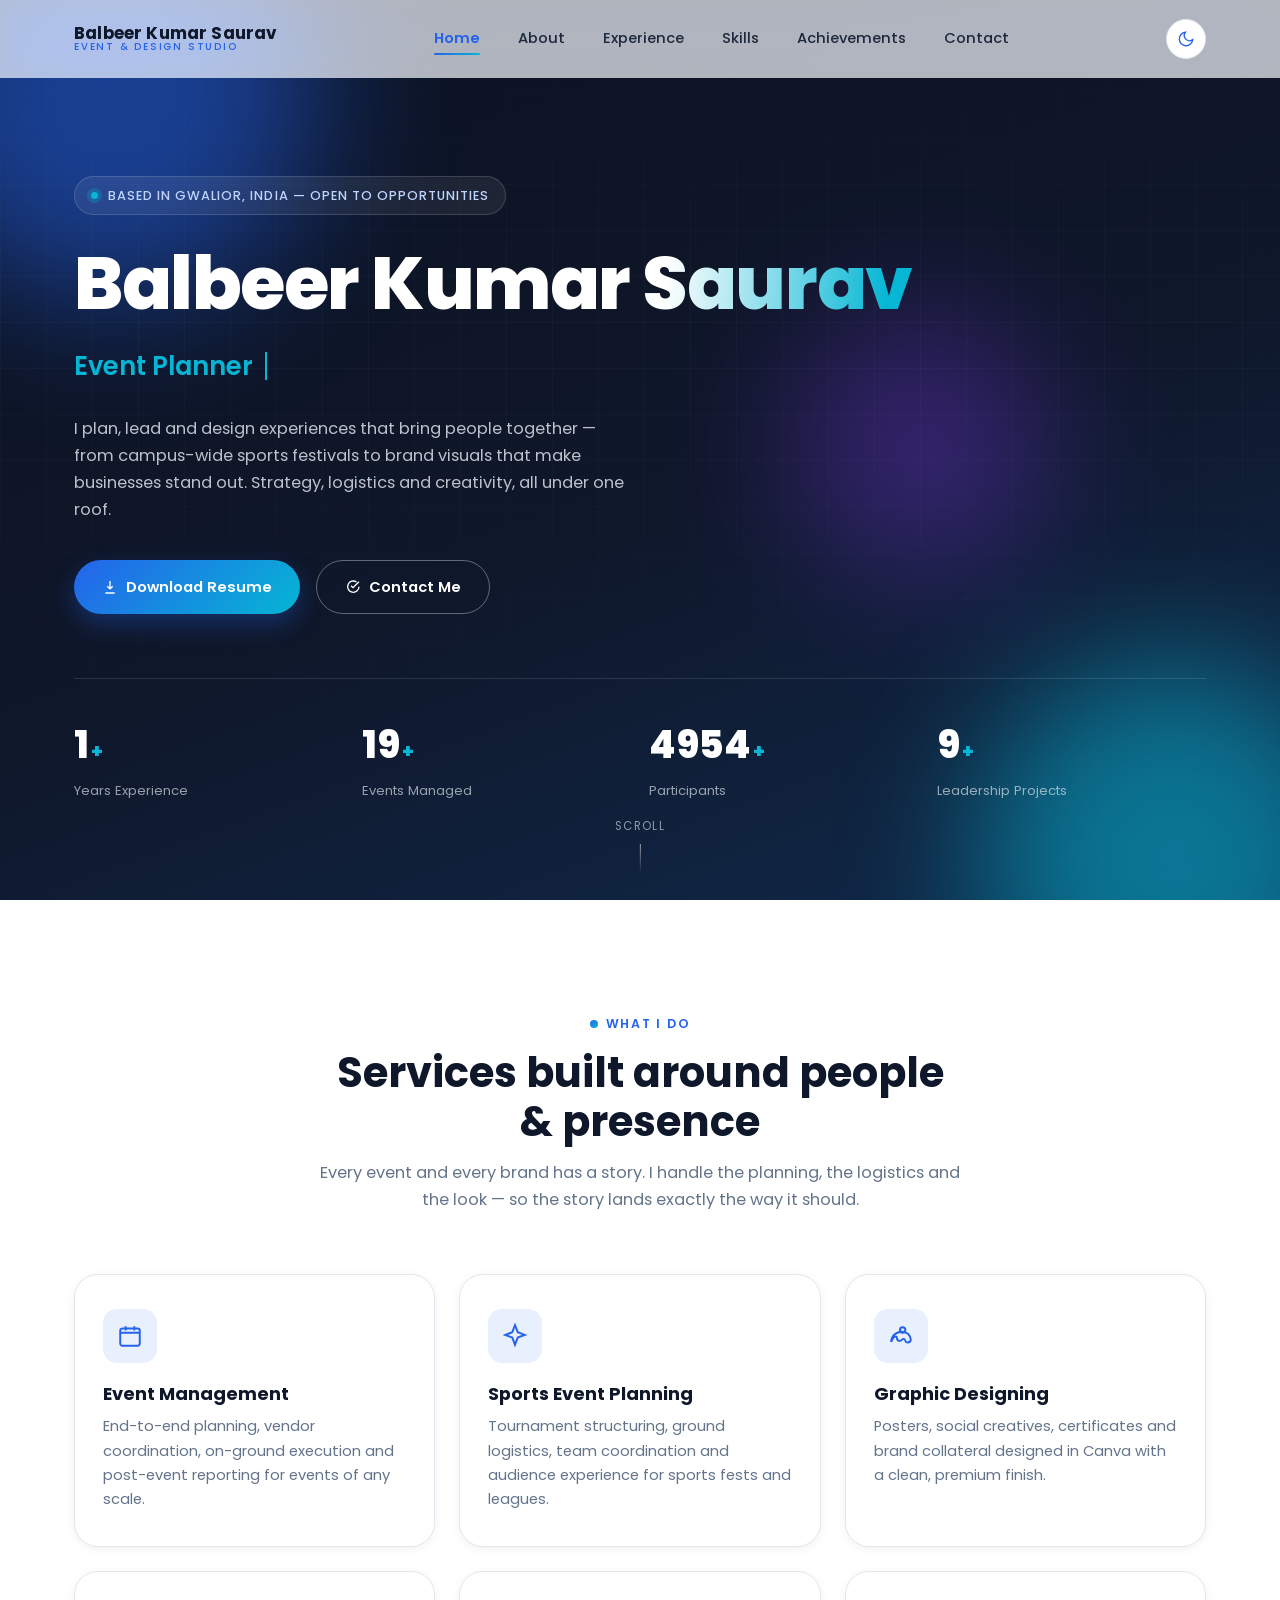
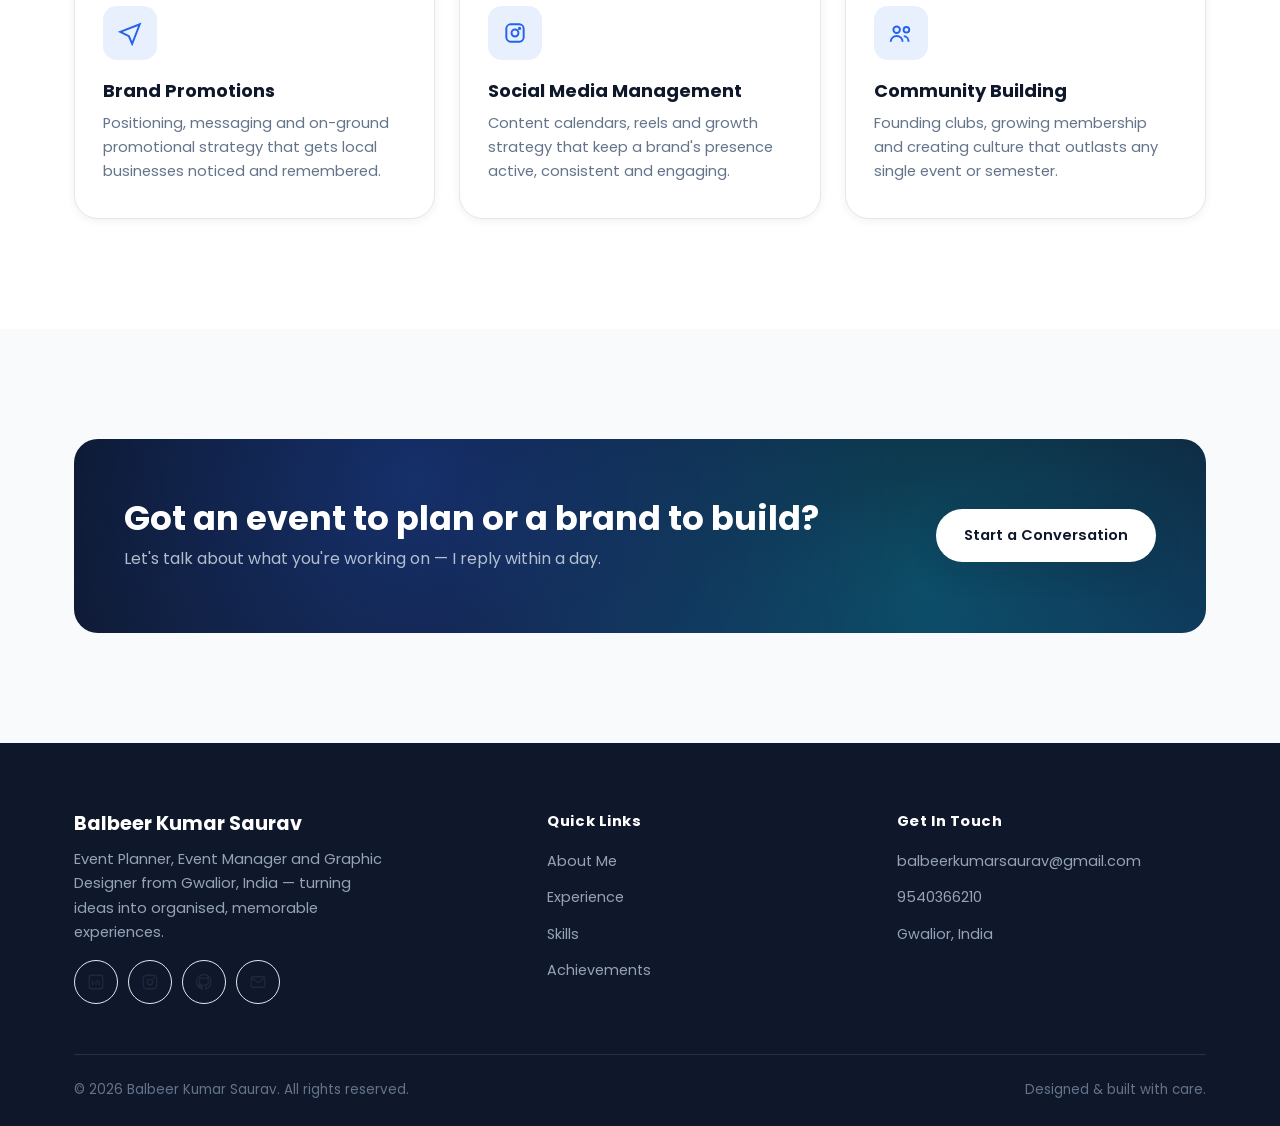
<file: index.html>
<!DOCTYPE html>
<html lang="en">
<head>
<meta charset="UTF-8">
<meta name="viewport" content="width=device-width, initial-scale=1.0">
<title>Balbeer Kumar Saurav | Event Planner & Manager · Graphic Designer</title>
<meta name="description" content="Balbeer Kumar Saurav is an Event Planner, Event Manager and Graphic Designer based in Gwalior, India — building unforgettable events and bold visual brands.">
<meta name="keywords" content="Balbeer Kumar Saurav, Event Planner Gwalior, Event Manager, Graphic Designer, Sports Event Planning, ITM Sports Cell, Brand Promotion">
<meta name="author" content="Balbeer Kumar Saurav">

<meta property="og:title" content="Balbeer Kumar Saurav | Event Planner & Graphic Designer">
<meta property="og:description" content="Crafting standout events and bold brand visuals — Event Planner, Event Manager & Graphic Designer based in Gwalior, India.">
<meta property="og:type" content="website">
<meta property="og:image" content="images/favicon.svg">

<link rel="icon" type="image/svg+xml" href="images/favicon.svg">
<link rel="preconnect" href="https://fonts.googleapis.com">
<link rel="preconnect" href="https://fonts.gstatic.com" crossorigin>
<link href="https://fonts.googleapis.com/css2?family=Poppins:wght@300;400;500;600;700;800;900&display=swap" rel="stylesheet">
<link rel="stylesheet" href="style.css">
</head>
<body>

<!-- Loader -->
<div id="loader"><div class="loader-mark"></div></div>

<!-- Navbar -->
<header class="navbar">
  <div class="nav-inner">
    <a href="index.html" class="logo">Balbeer Kumar Saurav<small>Event &amp; Design Studio</small></a>
    <nav class="nav-menu">
      <a href="index.html">Home</a>
      <a href="about.html">About</a>
      <a href="experience.html">Experience</a>
      <a href="skills.html">Skills</a>
      <a href="achievements.html">Achievements</a>
      <a href="contact.html">Contact</a>
    </nav>
    <div class="nav-actions">
      <button class="theme-toggle" aria-label="Toggle dark mode">
        <svg class="moon" viewBox="0 0 24 24" fill="none" stroke="currentColor" stroke-width="1.8"><path d="M21 12.8A9 9 0 1 1 11.2 3a7 7 0 0 0 9.8 9.8z"/></svg>
        <svg class="sun" viewBox="0 0 24 24" fill="none" stroke="currentColor" stroke-width="1.8"><circle cx="12" cy="12" r="4.2"/><path d="M12 2v3M12 19v3M4.2 4.2l2.1 2.1M17.7 17.7l2.1 2.1M2 12h3M19 12h3M4.2 19.8l2.1-2.1M17.7 6.3l2.1-2.1"/></svg>
      </button>
      <button class="hamburger" aria-label="Toggle menu"><span></span><span></span><span></span></button>
    </div>
  </div>
</header>

<!-- Hero -->
<section class="hero">
  <div class="hero-bg-shapes">
    <div class="blob b1"></div>
    <div class="blob b2"></div>
    <div class="blob b3"></div>
    <div class="hero-grid-overlay"></div>
  </div>

  <div class="hero-content">
    <div class="hero-tagline"><span class="dot"></span> Based in Gwalior, India — open to opportunities</div>

    <h1>Balbeer Kumar <span class="surname">Saurav</span></h1>

    <div class="role-line">
      <span class="typed-text" data-roles='["Event Planner","Event Manager","Graphic Designer"]'></span><span class="typed-cursor"></span>
    </div>

    <p class="intro">I plan, lead and design experiences that bring people together — from campus-wide sports festivals to brand visuals that make businesses stand out. Strategy, logistics and creativity, all under one roof.</p>

    <div class="hero-actions">
      <a href="resume/Balbeer_Kumar_Saurav_Resume.pdf" class="btn btn-primary" download>
        <svg viewBox="0 0 24 24" fill="none" stroke="currentColor" stroke-width="2"><path d="M12 3v12m0 0l-4-4m4 4l4-4M5 21h14"/></svg>
        Download Resume
      </a>
      <a href="contact.html" class="btn btn-outline" style="color:#fff;border-color:rgba(255,255,255,.35);">
        <svg viewBox="0 0 24 24" fill="none" stroke="currentColor" stroke-width="2"><path d="M21 11.5a8.5 8.5 0 1 1-3.8-7.1M21 4l-9 9-3-3"/></svg>
        Contact Me
      </a>
    </div>

    <div class="hero-stats">
      <div class="hero-stat"><div class="num"><span data-counter="2"></span><span class="plus">+</span></div><div class="label">Years Experience</div></div>
      <div class="hero-stat"><div class="num"><span data-counter="20"></span><span class="plus">+</span></div><div class="label">Events Managed</div></div>
      <div class="hero-stat"><div class="num"><span data-counter="5000"></span><span class="plus">+</span></div><div class="label">Participants</div></div>
      <div class="hero-stat"><div class="num"><span data-counter="10"></span><span class="plus">+</span></div><div class="label">Leadership Projects</div></div>
    </div>
  </div>

  <div class="scroll-cue"><span>Scroll</span><span class="line"></span></div>
</section>

<!-- Services -->
<section class="section section-alt">
  <div class="container">
    <div class="section-head center reveal">
      <span class="eyebrow">What I Do</span>
      <h2>Services built around people &amp; presence</h2>
      <p>Every event and every brand has a story. I handle the planning, the logistics and the look — so the story lands exactly the way it should.</p>
    </div>

    <div class="services-grid">
      <div class="service-card reveal">
        <div class="service-icon"><svg viewBox="0 0 24 24" fill="none" stroke="currentColor" stroke-width="1.8"><rect x="3" y="5" width="18" height="16" rx="2"/><path d="M3 9h18M8 3v4M16 3v4"/></svg></div>
        <h3>Event Management</h3>
        <p>End-to-end planning, vendor coordination, on-ground execution and post-event reporting for events of any scale.</p>
      </div>
      <div class="service-card reveal delay-1">
        <div class="service-icon"><svg viewBox="0 0 24 24" fill="none" stroke="currentColor" stroke-width="1.8"><path d="M12 2l2.5 6.5L21 11l-6.5 2.5L12 20l-2.5-6.5L3 11l6.5-2.5z"/></svg></div>
        <h3>Sports Event Planning</h3>
        <p>Tournament structuring, ground logistics, team coordination and audience experience for sports fests and leagues.</p>
      </div>
      <div class="service-card reveal delay-2">
        <div class="service-icon"><svg viewBox="0 0 24 24" fill="none" stroke="currentColor" stroke-width="1.8"><circle cx="13.5" cy="6.5" r="2.5"/><path d="M3 17.5C3 12 7.5 8 13 8c4.4 0 8 3.4 8 7.5 0 1.7-1.4 2.5-3 2.5-1 0-1.8-.6-2-1.5-.3-1.3-1.2-2-2.4-1.6-1.1.4-1.4 1.6-2.4 1.6-1.7 0-3-1.3-3-3 0-.6-.4-1-1-1-1.5 0-3.2 2-4.2 5"/></svg></div>
        <h3>Graphic Designing</h3>
        <p>Posters, social creatives, certificates and brand collateral designed in Canva with a clean, premium finish.</p>
      </div>
      <div class="service-card reveal">
        <div class="service-icon"><svg viewBox="0 0 24 24" fill="none" stroke="currentColor" stroke-width="1.8"><path d="M3 11l18-7-7 18-3-7-8-4z"/></svg></div>
        <h3>Brand Promotions</h3>
        <p>Positioning, messaging and on-ground promotional strategy that gets local businesses noticed and remembered.</p>
      </div>
      <div class="service-card reveal delay-1">
        <div class="service-icon"><svg viewBox="0 0 24 24" fill="none" stroke="currentColor" stroke-width="1.8"><rect x="4" y="4" width="16" height="16" rx="4"/><circle cx="12" cy="12" r="3.2"/><circle cx="16.2" cy="7.8" r=".6" fill="currentColor"/></svg></div>
        <h3>Social Media Management</h3>
        <p>Content calendars, reels and growth strategy that keep a brand's presence active, consistent and engaging.</p>
      </div>
      <div class="service-card reveal delay-2">
        <div class="service-icon"><svg viewBox="0 0 24 24" fill="none" stroke="currentColor" stroke-width="1.8"><circle cx="8" cy="9" r="3"/><circle cx="17" cy="9" r="2.6"/><path d="M2.5 20c0-3 2.5-5.2 5.5-5.2s5.5 2.2 5.5 5.2M14.5 14.9c2.6.2 4.5 2.3 4.5 5.1"/></svg></div>
        <h3>Community Building</h3>
        <p>Founding clubs, growing membership and creating culture that outlasts any single event or semester.</p>
      </div>
    </div>
  </div>
</section>

<!-- CTA -->
<section class="section">
  <div class="container">
    <div class="cta-band reveal">
      <div>
        <h2>Got an event to plan or a brand to build?</h2>
        <p>Let's talk about what you're working on — I reply within a day.</p>
      </div>
      <a href="contact.html" class="btn btn-light">Start a Conversation</a>
    </div>
  </div>
</section>

<!-- Footer -->
<footer class="site-footer">
  <div class="container">
    <div class="footer-grid">
      <div class="footer-brand">
        <h3>Balbeer Kumar Saurav</h3>
        <p>Event Planner, Event Manager and Graphic Designer from Gwalior, India — turning ideas into organised, memorable experiences.</p>
        <div class="footer-social">
          <a class="social-circle" href="#" aria-label="LinkedIn"><svg viewBox="0 0 24 24" fill="none" stroke="currentColor" stroke-width="1.8"><rect x="3" y="3" width="18" height="18" rx="3"/><path d="M7.5 10.5v6M7.5 7.8v.01M12 16.5v-3.7c0-1.4 1-2.3 2.3-2.3 1.2 0 2.2.9 2.2 2.3v3.7"/></svg></a>
          <a class="social-circle" href="#" aria-label="Instagram"><svg viewBox="0 0 24 24" fill="none" stroke="currentColor" stroke-width="1.8"><rect x="3" y="3" width="18" height="18" rx="5"/><circle cx="12" cy="12" r="3.6"/><circle cx="17" cy="7" r=".6" fill="currentColor"/></svg></a>
          <a class="social-circle" href="#" aria-label="GitHub"><svg viewBox="0 0 24 24" fill="none" stroke="currentColor" stroke-width="1.8"><path d="M12 2a10 10 0 0 0-3.2 19.5c.5.1.7-.2.7-.5v-1.8c-2.8.6-3.4-1.3-3.4-1.3-.5-1.1-1.1-1.5-1.1-1.5-.9-.6.1-.6.1-.6 1 .1 1.5 1 1.5 1 .9 1.5 2.3 1.1 2.9.8.1-.6.4-1.1.6-1.3-2.2-.2-4.6-1.1-4.6-4.9 0-1.1.4-2 1-2.6-.1-.3-.5-1.3.1-2.6 0 0 .9-.3 2.7 1a9.6 9.6 0 0 1 5 0c1.9-1.3 2.7-1 2.7-1 .6 1.3.2 2.3.1 2.6.6.7 1 1.6 1 2.6 0 3.8-2.4 4.7-4.6 4.9.4.3.7.9.7 1.8v2.6c0 .3.2.6.7.5A10 10 0 0 0 12 2z"/></svg></a>
          <a class="social-circle" href="mailto:balbeerkumarsaurav@gmail.com" aria-label="Email"><svg viewBox="0 0 24 24" fill="none" stroke="currentColor" stroke-width="1.8"><rect x="3" y="5" width="18" height="14" rx="2"/><path d="M3.5 6.5L12 13l8.5-6.5"/></svg></a>
        </div>
      </div>
      <div class="footer-col">
        <h4>Quick Links</h4>
        <ul>
          <li><a href="about.html">About Me</a></li>
          <li><a href="experience.html">Experience</a></li>
          <li><a href="skills.html">Skills</a></li>
          <li><a href="achievements.html">Achievements</a></li>
        </ul>
      </div>
      <div class="footer-col">
        <h4>Get In Touch</h4>
        <ul>
          <li><a href="mailto:balbeerkumarsaurav@gmail.com">balbeerkumarsaurav@gmail.com</a></li>
          <li><a href="tel:9540366210">9540366210</a></li>
          <li><a href="contact.html">Gwalior, India</a></li>
        </ul>
      </div>
    </div>
    <div class="footer-bottom">
      <p>&copy; 2026 Balbeer Kumar Saurav. All rights reserved.</p>
      <p>Designed &amp; built with care.</p>
    </div>
  </div>
</footer>

<button class="back-to-top" aria-label="Back to top">
  <svg viewBox="0 0 24 24" fill="none" stroke="currentColor" stroke-width="2"><path d="M12 19V5M5 12l7-7 7 7"/></svg>
</button>

<script src="script.js"></script>
</body>
</html>
</file>
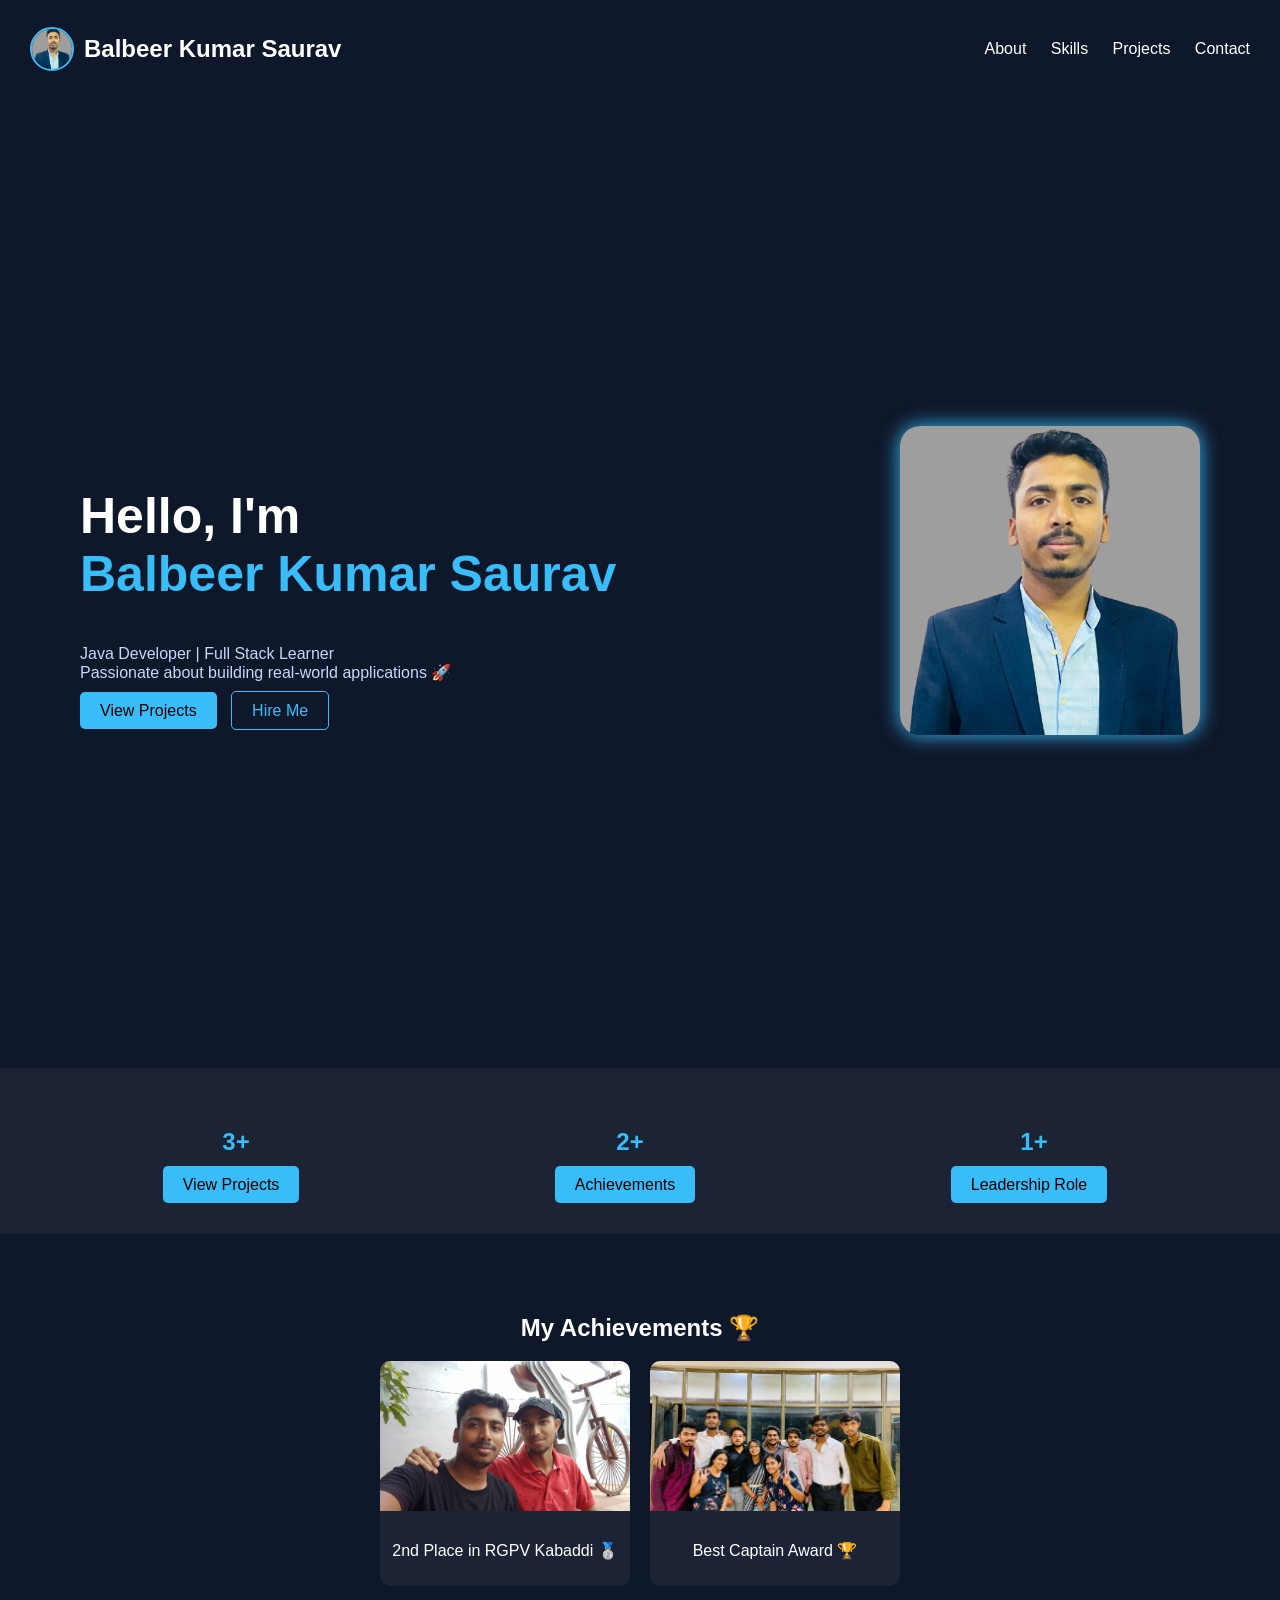
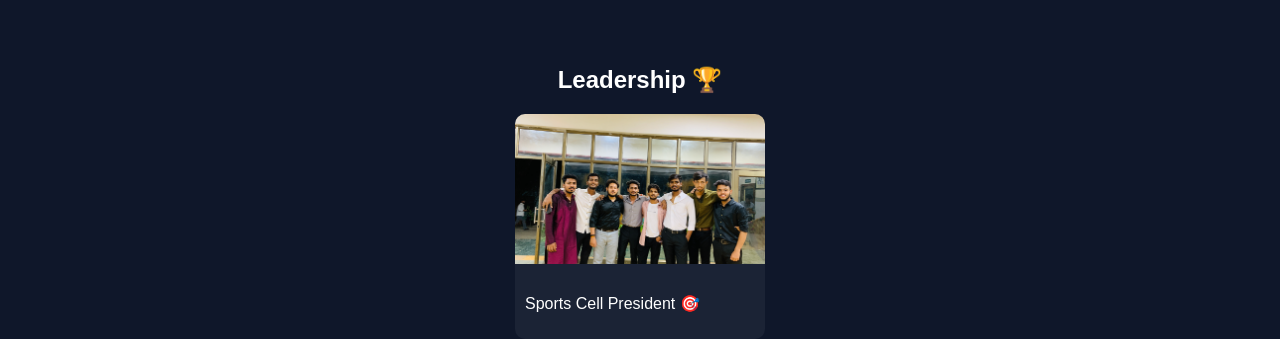
<file: demo/src/main/resources/static/index.html>
<!DOCTYPE html>
<html lang="en">
<head>
  <meta charset="UTF-8">
  <title>Home - Saurav</title>
  <link rel="stylesheet" href="style.css">
</head>
<body>

<!-- NAVBAR -->
<header>
  <a href="index.html" class="logo">
    <img src="images/myphoto-removebg-preview.png">
    <h2>Balbeer Kumar Saurav</h2>
  </a>

  <nav>
    <a href="about.html">About</a>
    <a href="skills.html">Skills</a>
    <a href="projects.html">Projects</a>
    <a href="getintouch.html">Contact</a>
  </nav>
</header>

<!-- HERO -->
<section class="hero">

  <div class="hero-left">
    <h1>
      Hello, I'm <br>
      <span>Balbeer Kumar Saurav</span>
    </h1>

    <p>
      Java Developer | Full Stack Learner <br>
      Passionate about building real-world applications 🚀
    </p>

    <div class="hero-buttons">
      <a href="projects.html" class="btn">View Projects</a>
      <a href="getintouch.html" class="btn-outline">Hire Me</a>
    </div>
  </div>

  <div class="hero-right">
    <img src="images/myphoto-removebg-preview.png" alt="Saurav">
  </div>

</section>

<!-- STATS -->
<section class="stats">

  <!-- Projects -->
  <div class="stat">
    <h2>3+</h2>
    <a href="projects.html" class="btn">View Projects</a>
  </div>

  <!-- Achievements -->
  <div class="stat">
    <h2>2+</h2>
    <a href="#achievements" class="btn">Achievements</a>
  </div>

  <!-- Leadership -->
  <div class="stat">
    <h2>1+</h2>
    <a href="#leadership" class="btn">Leadership Role</a>
  </div>

</section>


<!-- ACHIEVEMENTS -->
<section id="achievements">
  <h2>My Achievements 🏆</h2>

  <div class="achievements-container">

    <div class="achievement-card">
      <img src="images/IMG_20230813_165214.jpg">
      <p>2nd Place in RGPV Kabaddi 🥈</p>
    </div>

    <div class="achievement-card">
      <img src="images/IMG_2415.JPG">
      <p>Best Captain Award 🏆</p>
    </div>

  </div>
</section>

<!-- Leadership Section -->
 <section id="leadership">
  <h2>Leadership 🏆</h2>

  <div class="achievements-container">

    <div class="achievement-card">
      <img src="images/IMG_2418.JPG">
      <p>Sports Cell President 🎯</p>
    </div>

  </div>
</section>

</body>
</html>
</file>
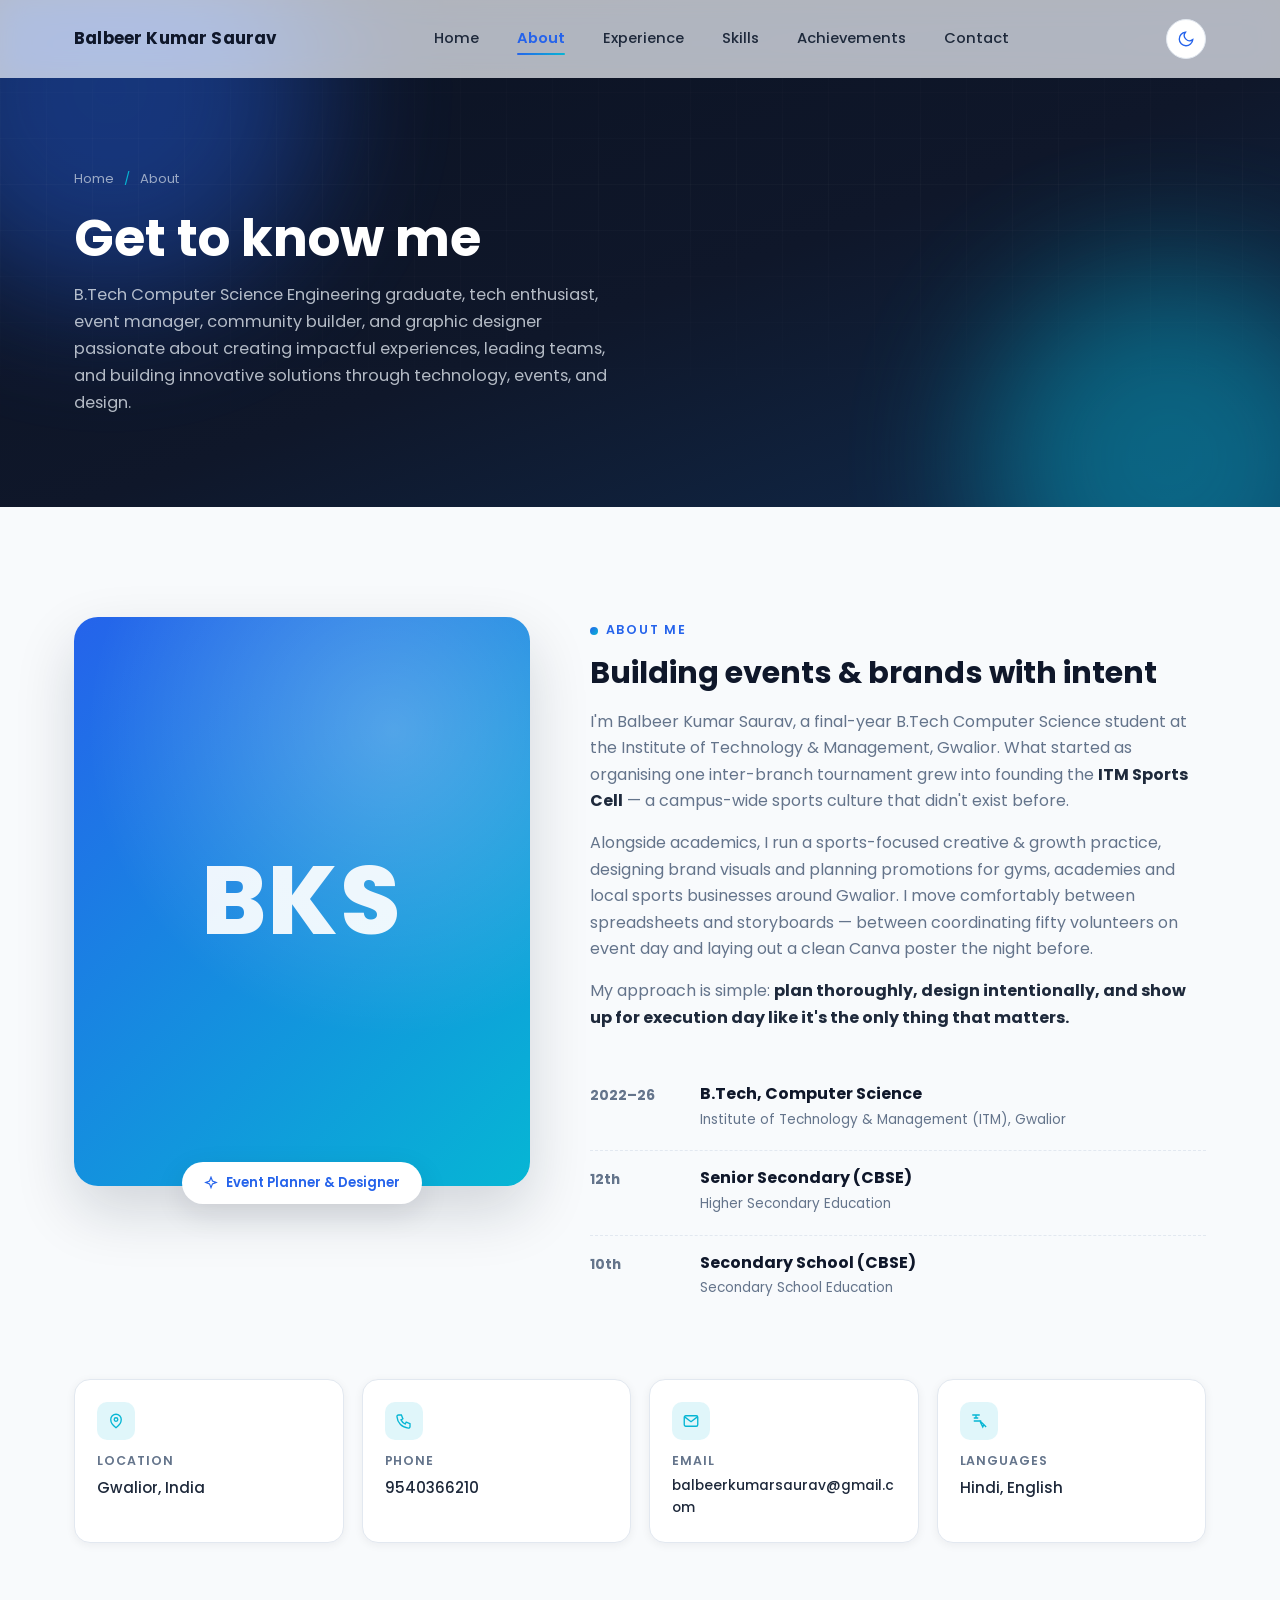
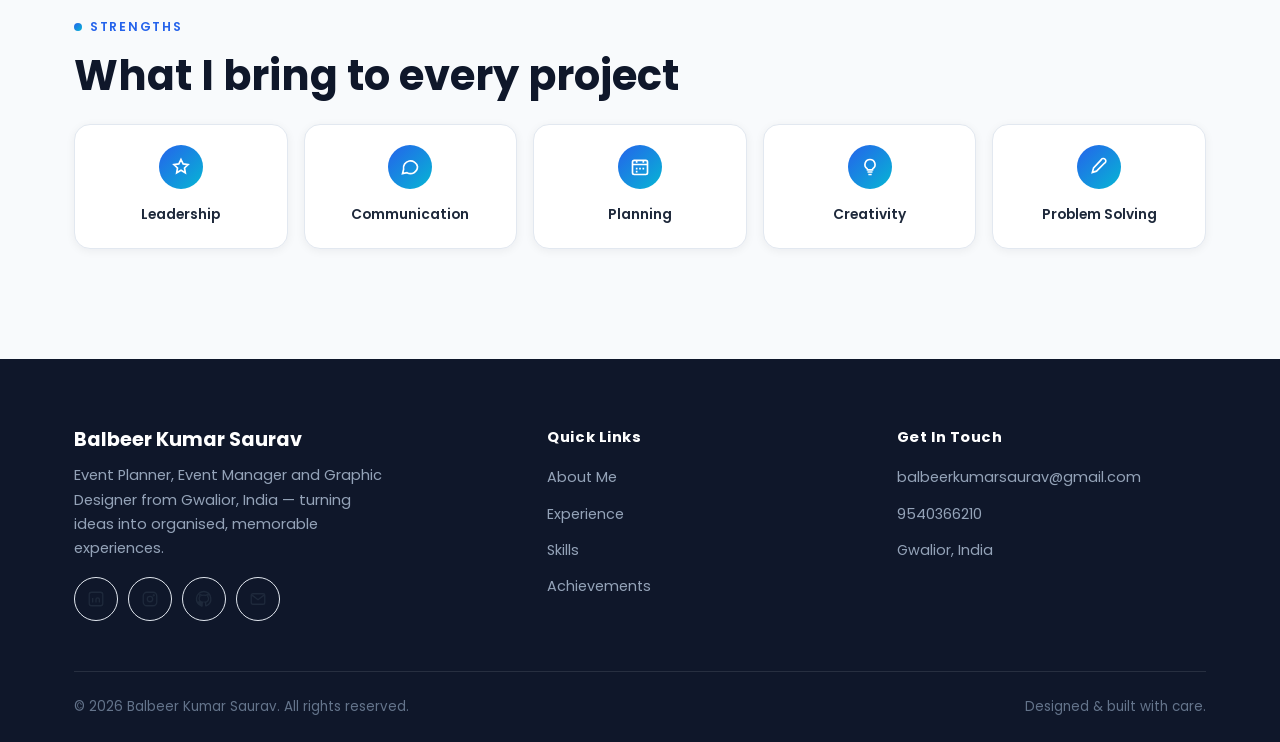
<file: about.html>
<!DOCTYPE html>
<html lang="en">
<head>
<meta charset="UTF-8">
<meta name="viewport" content="width=device-width, initial-scale=1.0">
<title>About | Balbeer Kumar Saurav</title>
<meta name="description" content="Learn more about Balbeer Kumar Saurav — B.Tech CSE student, event leader and graphic designer based in Gwalior, India.">
<meta name="keywords" content="About Balbeer Kumar Saurav, Event Planner Gwalior, ITM Gwalior, Sports Cell President">
<meta name="author" content="Balbeer Kumar Saurav">
<meta property="og:title" content="About | Balbeer Kumar Saurav">
<meta property="og:description" content="B.Tech CSE student, event leader and graphic designer based in Gwalior, India.">
<meta property="og:type" content="website">
<link rel="icon" type="image/svg+xml" href="images/favicon.svg">
<link rel="preconnect" href="https://fonts.googleapis.com">
<link rel="preconnect" href="https://fonts.gstatic.com" crossorigin>
<link href="https://fonts.googleapis.com/css2?family=Poppins:wght@300;400;500;600;700;800;900&display=swap" rel="stylesheet">
<link rel="stylesheet" href="style.css">
</head>
<body>

<div id="loader"><div class="loader-mark"></div></div>

<header class="navbar">
  <div class="nav-inner">
    <a href="index.html" class="logo">Balbeer Kumar Saurav</a>
    <nav class="nav-menu">
      <a href="index.html">Home</a>
      <a href="about.html">About</a>
      <a href="experience.html">Experience</a>
      <a href="skills.html">Skills</a>
      <a href="achievements.html">Achievements</a>
      <a href="contact.html">Contact</a>
    </nav>
    <div class="nav-actions">
      <button class="theme-toggle" aria-label="Toggle dark mode">
        <svg class="moon" viewBox="0 0 24 24" fill="none" stroke="currentColor" stroke-width="1.8"><path d="M21 12.8A9 9 0 1 1 11.2 3a7 7 0 0 0 9.8 9.8z"/></svg>
        <svg class="sun" viewBox="0 0 24 24" fill="none" stroke="currentColor" stroke-width="1.8"><circle cx="12" cy="12" r="4.2"/><path d="M12 2v3M12 19v3M4.2 4.2l2.1 2.1M17.7 17.7l2.1 2.1M2 12h3M19 12h3M4.2 19.8l2.1-2.1M17.7 6.3l2.1-2.1"/></svg>
      </button>
      <button class="hamburger" aria-label="Toggle menu"><span></span><span></span><span></span></button>
    </div>
  </div>
</header>

<section class="page-header">
  <div class="hero-bg-shapes">
    <div class="blob b1"></div>
    <div class="blob b2"></div>
    <div class="hero-grid-overlay"></div>
  </div>
  <div class="container">
    <div class="page-kicker">Home <span class="sep">/</span> About</div>
    <h1>Get to know me</h1>
    <p>B.Tech Computer Science Engineering graduate, tech enthusiast, event manager, community builder, and graphic designer passionate about creating impactful experiences, leading teams, and building innovative solutions through technology, events, and design.</p>
  </div>
</section>

<section class="section">
  <div class="container">
    <div class="about-grid">
      <div class="about-photo-wrap reveal-left">
        <div class="photo-frame">
          <span class="initials">BKS</span>
        </div>
        <div class="photo-badge">
          <svg width="14" height="14" viewBox="0 0 24 24" fill="none" stroke="currentColor" stroke-width="2"><path d="M12 2l2.5 6.5L21 11l-6.5 2.5L12 20l-2.5-6.5L3 11l6.5-2.5z"/></svg>
          Event Planner &amp; Designer
        </div>
      </div>

      <div class="about-text reveal-right">
        <span class="eyebrow">About Me</span>
        <h2>Building events &amp; brands with intent</h2>
        <p>I'm Balbeer Kumar Saurav, a final-year B.Tech Computer Science student at the Institute of Technology &amp; Management, Gwalior. What started as organising one inter-branch tournament grew into founding the <strong>ITM Sports Cell</strong> — a campus-wide sports culture that didn't exist before.</p>
        <p>Alongside academics, I run a sports-focused creative &amp; growth practice, designing brand visuals and planning promotions for gyms, academies and local sports businesses around Gwalior. I move comfortably between spreadsheets and storyboards — between coordinating fifty volunteers on event day and laying out a clean Canva poster the night before.</p>
        <p>My approach is simple: <strong>plan thoroughly, design intentionally, and show up for execution day like it's the only thing that matters.</strong></p>

        <div class="edu-timeline">
          <div class="edu-item reveal">
            <span class="edu-year">2022–26</span>
            <div>
              <h4>B.Tech, Computer Science</h4>
              <span>Institute of Technology &amp; Management (ITM), Gwalior</span>
            </div>
          </div>
          <div class="edu-item reveal delay-1">
            <span class="edu-year">12th</span>
            <div>
              <h4>Senior Secondary (CBSE)</h4>
              <span>Higher Secondary Education</span>
            </div>
          </div>
          <div class="edu-item reveal delay-2">
            <span class="edu-year">10th</span>
            <div>
              <h4>Secondary School (CBSE)</h4>
              <span>Secondary School Education</span>
            </div>
          </div>
        </div>
      </div>
    </div>

    <div class="info-cards">
      <div class="info-card reveal">
        <div class="ic-icon"><svg viewBox="0 0 24 24" fill="none" stroke="currentColor" stroke-width="1.8"><path d="M12 21s-7-5.1-7-11a7 7 0 0 1 14 0c0 5.9-7 11-7 11z"/><circle cx="12" cy="10" r="2.4"/></svg></div>
        <h4>Location</h4>
        <p>Gwalior, India</p>
      </div>
      <div class="info-card reveal delay-1">
        <div class="ic-icon"><svg viewBox="0 0 24 24" fill="none" stroke="currentColor" stroke-width="1.8"><path d="M4.5 4h4l2 5-2.5 1.5a12 12 0 0 0 5.5 5.5L15 13.5l5 2v4c0 1-1 2-2.2 1.9C9.3 20.7 3.3 14.7 2.6 6.2 2.5 5 3.5 4 4.5 4z"/></svg></div>
        <h4>Phone</h4>
        <p>9540366210</p>
      </div>
      <div class="info-card reveal delay-2">
        <div class="ic-icon"><svg viewBox="0 0 24 24" fill="none" stroke="currentColor" stroke-width="1.8"><rect x="3" y="5" width="18" height="14" rx="2"/><path d="M3.5 6.5L12 13l8.5-6.5"/></svg></div>
        <h4>Email</h4>
        <p style="font-size:.86rem;word-break:break-all;">balbeerkumarsaurav@gmail.com</p>
      </div>
      <div class="info-card reveal delay-3">
        <div class="ic-icon"><svg viewBox="0 0 24 24" fill="none" stroke="currentColor" stroke-width="1.8"><path d="M5 8h6M5 12h10M8 4v4M3 4h10M14 14l3 6 1.5-3.2L21.5 20l-7.5-7.5z"/></svg></div>
        <h4>Languages</h4>
        <p>Hindi, English</p>
      </div>
    </div>

    <div class="section-head reveal" style="margin-top:70px;margin-bottom:10px;">
      <span class="eyebrow">Strengths</span>
      <h2>What I bring to every project</h2>
    </div>
    <div class="strengths-row">
      <div class="strength-pill reveal"><div class="si"><svg viewBox="0 0 24 24" fill="none" stroke="currentColor" stroke-width="2"><path d="M12 3l2.6 5.3 5.9.8-4.3 4.1 1 5.8L12 16l-5.2 3 1-5.8-4.3-4.1 5.9-.8z"/></svg></div><span>Leadership</span></div>
      <div class="strength-pill reveal delay-1"><div class="si"><svg viewBox="0 0 24 24" fill="none" stroke="currentColor" stroke-width="2"><path d="M21 11.5a8.4 8.4 0 0 1-12.6 7.3L3 20l1.3-5.1A8.4 8.4 0 1 1 21 11.5z"/></svg></div><span>Communication</span></div>
      <div class="strength-pill reveal delay-2"><div class="si"><svg viewBox="0 0 24 24" fill="none" stroke="currentColor" stroke-width="2"><rect x="3" y="4" width="18" height="17" rx="2"/><path d="M3 9h18M8 4v3M16 4v3M7 14h2M11 14h2M15 14h2M7 17.5h2"/></svg></div><span>Planning</span></div>
      <div class="strength-pill reveal delay-3"><div class="si"><svg viewBox="0 0 24 24" fill="none" stroke="currentColor" stroke-width="2"><path d="M9 18h6M10 21h4M12 3a6 6 0 0 0-3.5 10.9c.5.4.5 1 .5 1.6h6c0-.6 0-1.2.5-1.6A6 6 0 0 0 12 3z"/></svg></div><span>Creativity</span></div>
      <div class="strength-pill reveal delay-4"><div class="si"><svg viewBox="0 0 24 24" fill="none" stroke="currentColor" stroke-width="2"><path d="M14.5 3.5a3 3 0 1 1 4 4L9 17l-5 1.5L5.5 13z"/></svg></div><span>Problem Solving</span></div>
    </div>
  </div>
</section>

<footer class="site-footer">
  <div class="container">
    <div class="footer-grid">
      <div class="footer-brand">
        <h3>Balbeer Kumar Saurav</h3>
        <p>Event Planner, Event Manager and Graphic Designer from Gwalior, India — turning ideas into organised, memorable experiences.</p>
        <div class="footer-social">
          <a class="social-circle" href="#" aria-label="LinkedIn"><svg viewBox="0 0 24 24" fill="none" stroke="currentColor" stroke-width="1.8"><rect x="3" y="3" width="18" height="18" rx="3"/><path d="M7.5 10.5v6M7.5 7.8v.01M12 16.5v-3.7c0-1.4 1-2.3 2.3-2.3 1.2 0 2.2.9 2.2 2.3v3.7"/></svg></a>
          <a class="social-circle" href="#" aria-label="Instagram"><svg viewBox="0 0 24 24" fill="none" stroke="currentColor" stroke-width="1.8"><rect x="3" y="3" width="18" height="18" rx="5"/><circle cx="12" cy="12" r="3.6"/><circle cx="17" cy="7" r=".6" fill="currentColor"/></svg></a>
          <a class="social-circle" href="#" aria-label="GitHub"><svg viewBox="0 0 24 24" fill="none" stroke="currentColor" stroke-width="1.8"><path d="M12 2a10 10 0 0 0-3.2 19.5c.5.1.7-.2.7-.5v-1.8c-2.8.6-3.4-1.3-3.4-1.3-.5-1.1-1.1-1.5-1.1-1.5-.9-.6.1-.6.1-.6 1 .1 1.5 1 1.5 1 .9 1.5 2.3 1.1 2.9.8.1-.6.4-1.1.6-1.3-2.2-.2-4.6-1.1-4.6-4.9 0-1.1.4-2 1-2.6-.1-.3-.5-1.3.1-2.6 0 0 .9-.3 2.7 1a9.6 9.6 0 0 1 5 0c1.9-1.3 2.7-1 2.7-1 .6 1.3.2 2.3.1 2.6.6.7 1 1.6 1 2.6 0 3.8-2.4 4.7-4.6 4.9.4.3.7.9.7 1.8v2.6c0 .3.2.6.7.5A10 10 0 0 0 12 2z"/></svg></a>
          <a class="social-circle" href="mailto:balbeerkumarsaurav@gmail.com" aria-label="Email"><svg viewBox="0 0 24 24" fill="none" stroke="currentColor" stroke-width="1.8"><rect x="3" y="5" width="18" height="14" rx="2"/><path d="M3.5 6.5L12 13l8.5-6.5"/></svg></a>
        </div>
      </div>
      <div class="footer-col">
        <h4>Quick Links</h4>
        <ul>
          <li><a href="about.html">About Me</a></li>
          <li><a href="experience.html">Experience</a></li>
          <li><a href="skills.html">Skills</a></li>
          <li><a href="achievements.html">Achievements</a></li>
        </ul>
      </div>
      <div class="footer-col">
        <h4>Get In Touch</h4>
        <ul>
          <li><a href="mailto:balbeerkumarsaurav@gmail.com">balbeerkumarsaurav@gmail.com</a></li>
          <li><a href="tel:9540366210">9540366210</a></li>
          <li><a href="contact.html">Gwalior, India</a></li>
        </ul>
      </div>
    </div>
    <div class="footer-bottom">
      <p>&copy; 2026 Balbeer Kumar Saurav. All rights reserved.</p>
      <p>Designed &amp; built with care.</p>
    </div>
  </div>
</footer>

<button class="back-to-top" aria-label="Back to top">
  <svg viewBox="0 0 24 24" fill="none" stroke="currentColor" stroke-width="2"><path d="M12 19V5M5 12l7-7 7 7"/></svg>
</button>

<script src="script.js"></script>
</body>
</html>
</file>
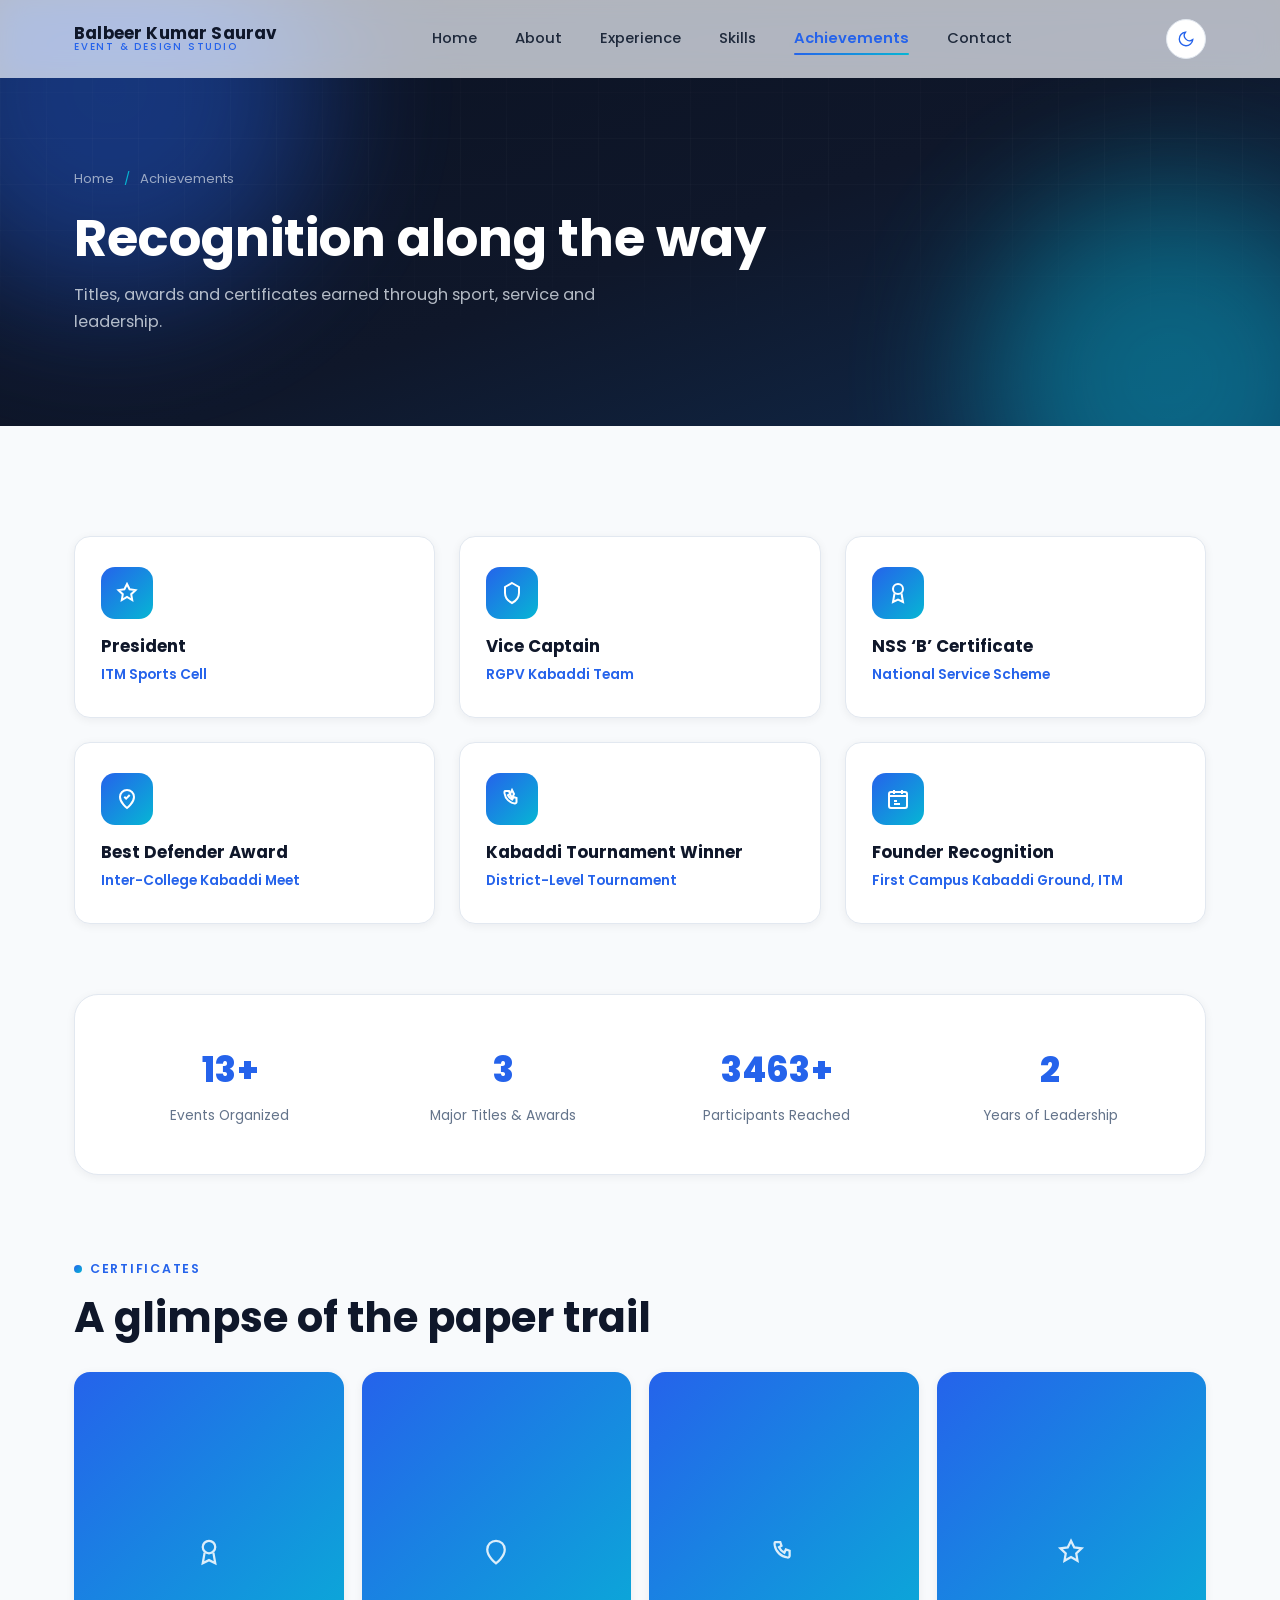
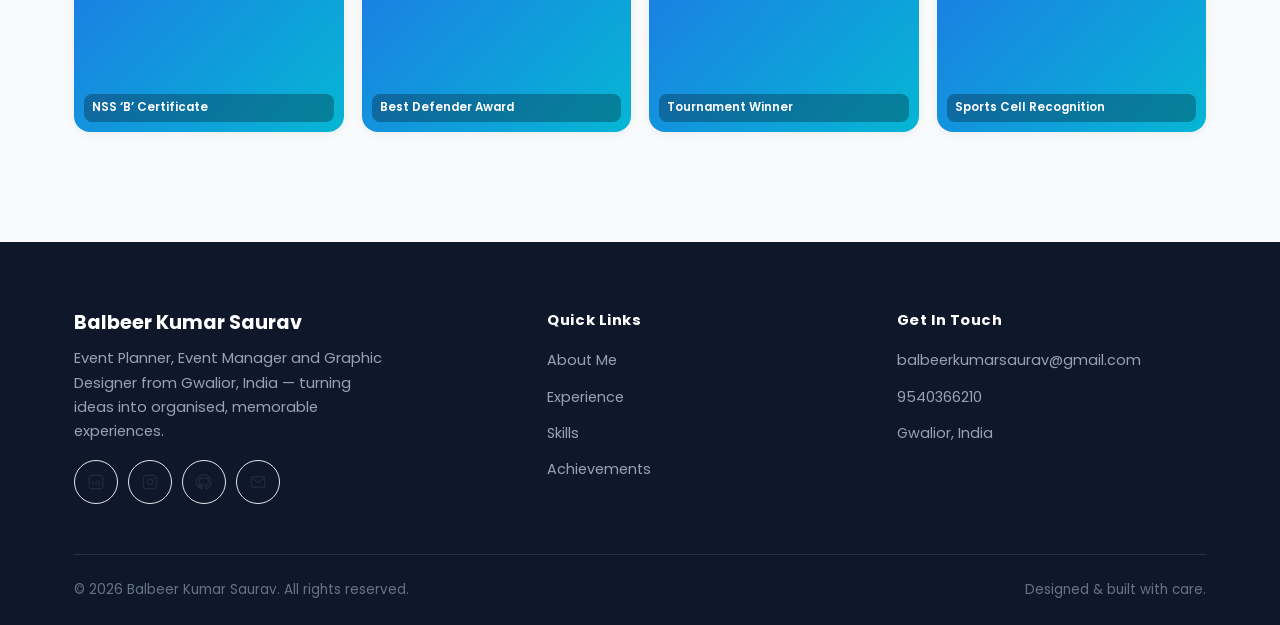
<file: achievements.html>
<!DOCTYPE html>
<html lang="en">
<head>
<meta charset="UTF-8">
<meta name="viewport" content="width=device-width, initial-scale=1.0">
<title>Achievements | Balbeer Kumar Saurav</title>
<meta name="description" content="Awards, titles and certifications earned by Balbeer Kumar Saurav through sports leadership and community service.">
<meta name="keywords" content="Balbeer Kumar Saurav Achievements, RGPV Kabaddi, NSS Certificate, Best Defender Award">
<meta name="author" content="Balbeer Kumar Saurav">
<meta property="og:title" content="Achievements | Balbeer Kumar Saurav">
<meta property="og:description" content="Awards, titles and certifications earned through sports leadership and community service.">
<meta property="og:type" content="website">
<link rel="icon" type="image/svg+xml" href="images/favicon.svg">
<link rel="preconnect" href="https://fonts.googleapis.com">
<link rel="preconnect" href="https://fonts.gstatic.com" crossorigin>
<link href="https://fonts.googleapis.com/css2?family=Poppins:wght@300;400;500;600;700;800;900&display=swap" rel="stylesheet">
<link rel="stylesheet" href="style.css">
</head>
<body>

<div id="loader"><div class="loader-mark"></div></div>

<header class="navbar">
  <div class="nav-inner">
    <a href="index.html" class="logo">Balbeer Kumar Saurav<small>Event &amp; Design Studio</small></a>
    <nav class="nav-menu">
      <a href="index.html">Home</a>
      <a href="about.html">About</a>
      <a href="experience.html">Experience</a>
      <a href="skills.html">Skills</a>
      <a href="achievements.html">Achievements</a>
      <a href="contact.html">Contact</a>
    </nav>
    <div class="nav-actions">
      <button class="theme-toggle" aria-label="Toggle dark mode">
        <svg class="moon" viewBox="0 0 24 24" fill="none" stroke="currentColor" stroke-width="1.8"><path d="M21 12.8A9 9 0 1 1 11.2 3a7 7 0 0 0 9.8 9.8z"/></svg>
        <svg class="sun" viewBox="0 0 24 24" fill="none" stroke="currentColor" stroke-width="1.8"><circle cx="12" cy="12" r="4.2"/><path d="M12 2v3M12 19v3M4.2 4.2l2.1 2.1M17.7 17.7l2.1 2.1M2 12h3M19 12h3M4.2 19.8l2.1-2.1M17.7 6.3l2.1-2.1"/></svg>
      </button>
      <button class="hamburger" aria-label="Toggle menu"><span></span><span></span><span></span></button>
    </div>
  </div>
</header>

<section class="page-header">
  <div class="hero-bg-shapes">
    <div class="blob b1"></div>
    <div class="blob b2"></div>
    <div class="hero-grid-overlay"></div>
  </div>
  <div class="container">
    <div class="page-kicker">Home <span class="sep">/</span> Achievements</div>
    <h1>Recognition along the way</h1>
    <p>Titles, awards and certificates earned through sport, service and leadership.</p>
  </div>
</section>

<section class="section">
  <div class="container">
    <div class="achv-grid">

      <div class="achv-card reveal">
        <div class="achv-icon"><svg viewBox="0 0 24 24" fill="none" stroke="currentColor" stroke-width="2"><path d="M12 3l2.6 5.3 5.9.8-4.3 4.1 1 5.8L12 16l-5.2 3 1-5.8-4.3-4.1 5.9-.8z"/></svg></div>
        <h3>President</h3>
        <span class="org">ITM Sports Cell</span>
      </div>

      <div class="achv-card reveal delay-1">
        <div class="achv-icon"><svg viewBox="0 0 24 24" fill="none" stroke="currentColor" stroke-width="2"><path d="M12 2l7 4v6c0 5-3.2 8-7 10-3.8-2-7-5-7-10V6z"/></svg></div>
        <h3>Vice Captain</h3>
        <span class="org">RGPV Kabaddi Team</span>
      </div>

      <div class="achv-card reveal delay-2">
        <div class="achv-icon"><svg viewBox="0 0 24 24" fill="none" stroke="currentColor" stroke-width="2"><circle cx="12" cy="8" r="5"/><path d="M8.5 12.5L7 21l5-2.5 5 2.5-1.5-8.5"/></svg></div>
        <h3>NSS &lsquo;B&rsquo; Certificate</h3>
        <span class="org">National Service Scheme</span>
      </div>

      <div class="achv-card reveal">
        <div class="achv-icon"><svg viewBox="0 0 24 24" fill="none" stroke="currentColor" stroke-width="2"><path d="M12 21s-7-5.1-7-11a7 7 0 0 1 14 0c0 5.9-7 11-7 11z"/><path d="M9.3 9.8l1.8 1.8 3.6-3.6"/></svg></div>
        <h3>Best Defender Award</h3>
        <span class="org">Inter-College Kabaddi Meet</span>
      </div>

      <div class="achv-card reveal delay-1">
        <div class="achv-icon"><svg viewBox="0 0 24 24" fill="none" stroke="currentColor" stroke-width="2"><path d="M5 4h4l1 3-2 1.2a9.5 9.5 0 0 0 4.3 4.3L13.5 10l3 1V15c0 .8-.8 1.5-1.7 1.4C9.4 15.7 5.3 11.6 4.6 6.7 4.5 5.8 4.2 4 5 4z"/><path d="M12 3l2 4-2 4-2-4z"/></svg></div>
        <h3>Kabaddi Tournament Winner</h3>
        <span class="org">District-Level Tournament</span>
      </div>

      <div class="achv-card reveal delay-2">
        <div class="achv-icon"><svg viewBox="0 0 24 24" fill="none" stroke="currentColor" stroke-width="2"><rect x="3" y="5" width="18" height="16" rx="2"/><path d="M3 9h18M8 3v4M16 3v4M8 14h3M8 17h6"/></svg></div>
        <h3>Founder Recognition</h3>
        <span class="org">First Campus Kabaddi Ground, ITM</span>
      </div>

    </div>

    <div class="counters-band reveal">
      <div class="counter-item">
        <div class="cnum"><span data-counter="20"></span><span>+</span></div>
        <div class="clabel2">Events Organized</div>
      </div>
      <div class="counter-item">
        <div class="cnum"><span data-counter="5"></span></div>
        <div class="clabel2">Major Titles &amp; Awards</div>
      </div>
      <div class="counter-item">
        <div class="cnum"><span data-counter="5000"></span><span>+</span></div>
        <div class="clabel2">Participants Reached</div>
      </div>
      <div class="counter-item">
        <div class="cnum"><span data-counter="3"></span></div>
        <div class="clabel2">Years of Leadership</div>
      </div>
    </div>

    <div class="section-head reveal" style="margin-top:80px;margin-bottom:10px;">
      <span class="eyebrow">Certificates</span>
      <h2>A glimpse of the paper trail</h2>
    </div>
    <div class="gallery-grid">
      <div class="gallery-item reveal">
        <svg viewBox="0 0 24 24" fill="none" stroke="currentColor" stroke-width="1.8"><circle cx="12" cy="8" r="5"/><path d="M8.5 12.5L7 21l5-2.5 5 2.5-1.5-8.5"/></svg>
        <span>NSS &lsquo;B&rsquo; Certificate</span>
      </div>
      <div class="gallery-item reveal delay-1">
        <svg viewBox="0 0 24 24" fill="none" stroke="currentColor" stroke-width="1.8"><path d="M12 21s-7-5.1-7-11a7 7 0 0 1 14 0c0 5.9-7 11-7 11z"/></svg>
        <span>Best Defender Award</span>
      </div>
      <div class="gallery-item reveal delay-2">
        <svg viewBox="0 0 24 24" fill="none" stroke="currentColor" stroke-width="1.8"><path d="M5 4h4l1 3-2 1.2a9.5 9.5 0 0 0 4.3 4.3L13.5 10l3 1V15c0 .8-.8 1.5-1.7 1.4C9.4 15.7 5.3 11.6 4.6 6.7 4.5 5.8 4.2 4 5 4z"/></svg>
        <span>Tournament Winner</span>
      </div>
      <div class="gallery-item reveal delay-3">
        <svg viewBox="0 0 24 24" fill="none" stroke="currentColor" stroke-width="1.8"><path d="M12 3l2.6 5.3 5.9.8-4.3 4.1 1 5.8L12 16l-5.2 3 1-5.8-4.3-4.1 5.9-.8z"/></svg>
        <span>Sports Cell Recognition</span>
      </div>
    </div>
  </div>
</section>

<footer class="site-footer">
  <div class="container">
    <div class="footer-grid">
      <div class="footer-brand">
        <h3>Balbeer Kumar Saurav</h3>
        <p>Event Planner, Event Manager and Graphic Designer from Gwalior, India — turning ideas into organised, memorable experiences.</p>
        <div class="footer-social">
          <a class="social-circle" href="#" aria-label="LinkedIn"><svg viewBox="0 0 24 24" fill="none" stroke="currentColor" stroke-width="1.8"><rect x="3" y="3" width="18" height="18" rx="3"/><path d="M7.5 10.5v6M7.5 7.8v.01M12 16.5v-3.7c0-1.4 1-2.3 2.3-2.3 1.2 0 2.2.9 2.2 2.3v3.7"/></svg></a>
          <a class="social-circle" href="#" aria-label="Instagram"><svg viewBox="0 0 24 24" fill="none" stroke="currentColor" stroke-width="1.8"><rect x="3" y="3" width="18" height="18" rx="5"/><circle cx="12" cy="12" r="3.6"/><circle cx="17" cy="7" r=".6" fill="currentColor"/></svg></a>
          <a class="social-circle" href="#" aria-label="GitHub"><svg viewBox="0 0 24 24" fill="none" stroke="currentColor" stroke-width="1.8"><path d="M12 2a10 10 0 0 0-3.2 19.5c.5.1.7-.2.7-.5v-1.8c-2.8.6-3.4-1.3-3.4-1.3-.5-1.1-1.1-1.5-1.1-1.5-.9-.6.1-.6.1-.6 1 .1 1.5 1 1.5 1 .9 1.5 2.3 1.1 2.9.8.1-.6.4-1.1.6-1.3-2.2-.2-4.6-1.1-4.6-4.9 0-1.1.4-2 1-2.6-.1-.3-.5-1.3.1-2.6 0 0 .9-.3 2.7 1a9.6 9.6 0 0 1 5 0c1.9-1.3 2.7-1 2.7-1 .6 1.3.2 2.3.1 2.6.6.7 1 1.6 1 2.6 0 3.8-2.4 4.7-4.6 4.9.4.3.7.9.7 1.8v2.6c0 .3.2.6.7.5A10 10 0 0 0 12 2z"/></svg></a>
          <a class="social-circle" href="mailto:balbeerkumarsaurav@gmail.com" aria-label="Email"><svg viewBox="0 0 24 24" fill="none" stroke="currentColor" stroke-width="1.8"><rect x="3" y="5" width="18" height="14" rx="2"/><path d="M3.5 6.5L12 13l8.5-6.5"/></svg></a>
        </div>
      </div>
      <div class="footer-col">
        <h4>Quick Links</h4>
        <ul>
          <li><a href="about.html">About Me</a></li>
          <li><a href="experience.html">Experience</a></li>
          <li><a href="skills.html">Skills</a></li>
          <li><a href="achievements.html">Achievements</a></li>
        </ul>
      </div>
      <div class="footer-col">
        <h4>Get In Touch</h4>
        <ul>
          <li><a href="mailto:balbeerkumarsaurav@gmail.com">balbeerkumarsaurav@gmail.com</a></li>
          <li><a href="tel:9540366210">9540366210</a></li>
          <li><a href="contact.html">Gwalior, India</a></li>
        </ul>
      </div>
    </div>
    <div class="footer-bottom">
      <p>&copy; 2026 Balbeer Kumar Saurav. All rights reserved.</p>
      <p>Designed &amp; built with care.</p>
    </div>
  </div>
</footer>

<button class="back-to-top" aria-label="Back to top">
  <svg viewBox="0 0 24 24" fill="none" stroke="currentColor" stroke-width="2"><path d="M12 19V5M5 12l7-7 7 7"/></svg>
</button>

<script src="script.js"></script>
</body>
</html>
</file>
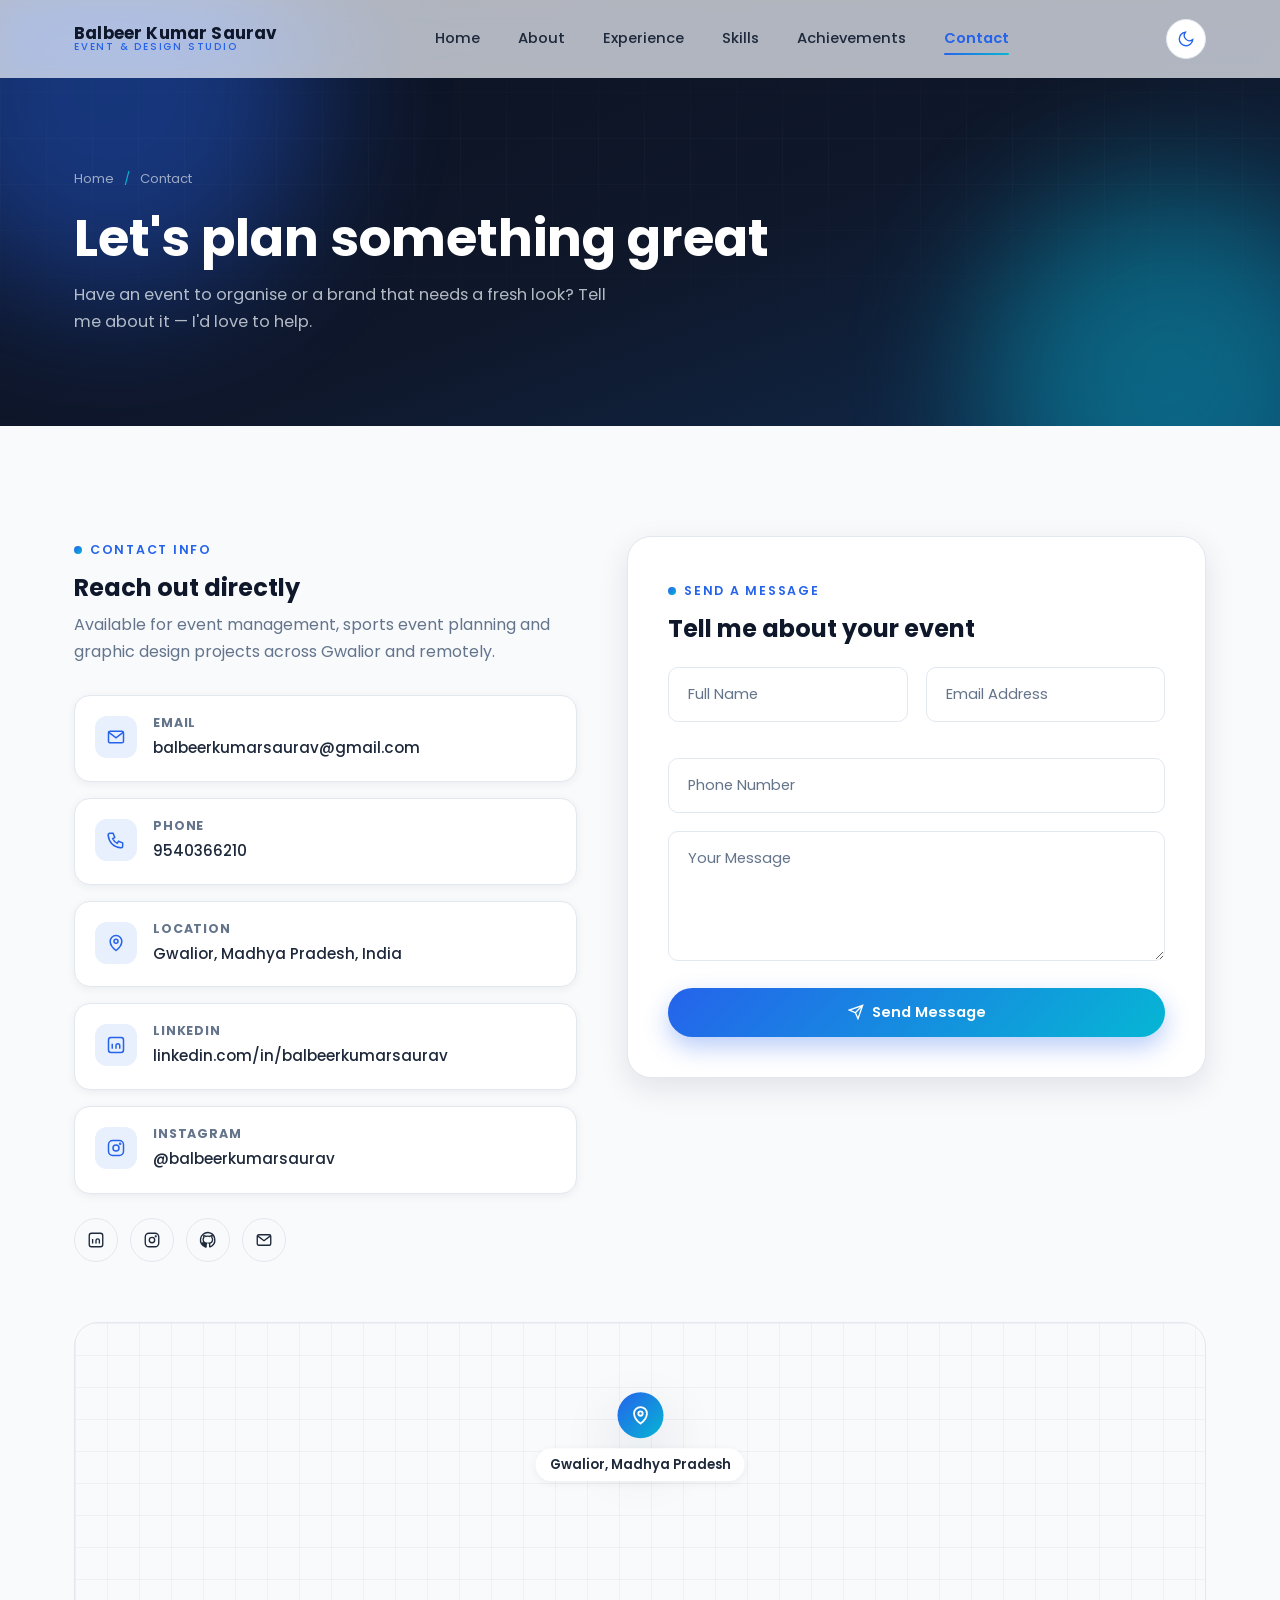
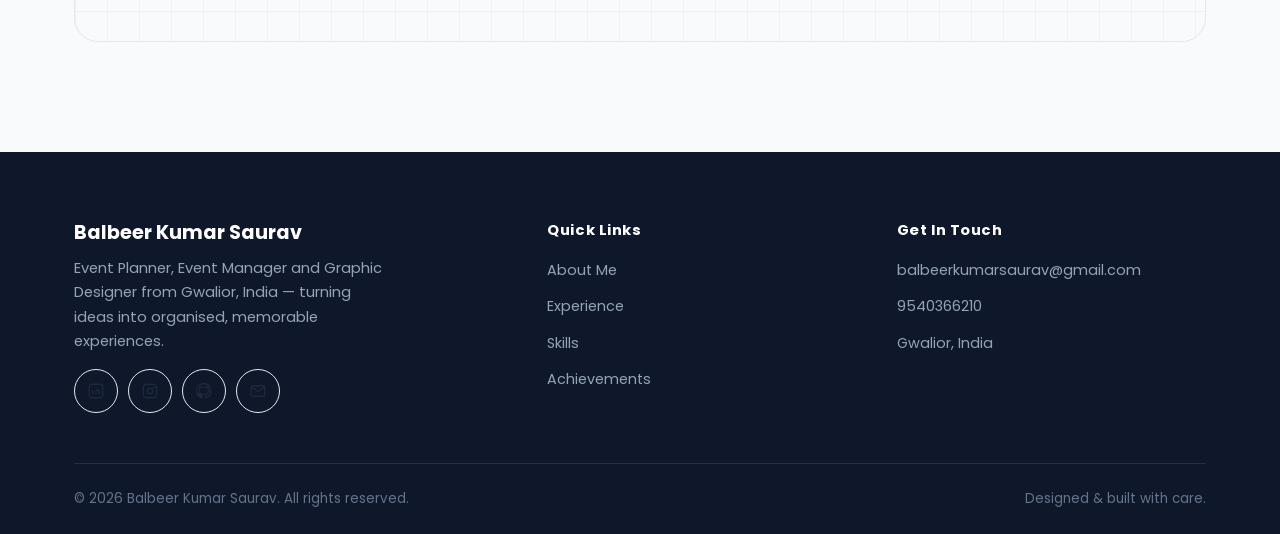
<file: contact.html>
<!DOCTYPE html>
<html lang="en">
<head>
<meta charset="UTF-8">
<meta name="viewport" content="width=device-width, initial-scale=1.0">
<title>Contact | Balbeer Kumar Saurav</title>
<meta name="description" content="Get in touch with Balbeer Kumar Saurav for event planning, event management or graphic design work in Gwalior and beyond.">
<meta name="keywords" content="Contact Balbeer Kumar Saurav, Hire Event Planner Gwalior, Graphic Designer Gwalior">
<meta name="author" content="Balbeer Kumar Saurav">
<meta property="og:title" content="Contact | Balbeer Kumar Saurav">
<meta property="og:description" content="Get in touch for event planning, event management or graphic design work.">
<meta property="og:type" content="website">
<link rel="icon" type="image/svg+xml" href="images/favicon.svg">
<link rel="preconnect" href="https://fonts.googleapis.com">
<link rel="preconnect" href="https://fonts.gstatic.com" crossorigin>
<link href="https://fonts.googleapis.com/css2?family=Poppins:wght@300;400;500;600;700;800;900&display=swap" rel="stylesheet">
<link rel="stylesheet" href="style.css">
</head>
<body>

<div id="loader"><div class="loader-mark"></div></div>

<header class="navbar">
  <div class="nav-inner">
    <a href="index.html" class="logo">Balbeer Kumar Saurav<small>Event &amp; Design Studio</small></a>
    <nav class="nav-menu">
      <a href="index.html">Home</a>
      <a href="about.html">About</a>
      <a href="experience.html">Experience</a>
      <a href="skills.html">Skills</a>
      <a href="achievements.html">Achievements</a>
      <a href="contact.html">Contact</a>
    </nav>
    <div class="nav-actions">
      <button class="theme-toggle" aria-label="Toggle dark mode">
        <svg class="moon" viewBox="0 0 24 24" fill="none" stroke="currentColor" stroke-width="1.8"><path d="M21 12.8A9 9 0 1 1 11.2 3a7 7 0 0 0 9.8 9.8z"/></svg>
        <svg class="sun" viewBox="0 0 24 24" fill="none" stroke="currentColor" stroke-width="1.8"><circle cx="12" cy="12" r="4.2"/><path d="M12 2v3M12 19v3M4.2 4.2l2.1 2.1M17.7 17.7l2.1 2.1M2 12h3M19 12h3M4.2 19.8l2.1-2.1M17.7 6.3l2.1-2.1"/></svg>
      </button>
      <button class="hamburger" aria-label="Toggle menu"><span></span><span></span><span></span></button>
    </div>
  </div>
</header>

<section class="page-header">
  <div class="hero-bg-shapes">
    <div class="blob b1"></div>
    <div class="blob b2"></div>
    <div class="hero-grid-overlay"></div>
  </div>
  <div class="container">
    <div class="page-kicker">Home <span class="sep">/</span> Contact</div>
    <h1>Let's plan something great</h1>
    <p>Have an event to organise or a brand that needs a fresh look? Tell me about it — I'd love to help.</p>
  </div>
</section>

<section class="section">
  <div class="container">
    <div class="contact-grid">

      <div class="reveal-left">
        <span class="eyebrow">Contact Info</span>
        <h2>Reach out directly</h2>
        <p style="margin-top:10px;">Available for event management, sports event planning and graphic design projects across Gwalior and remotely.</p>

        <div class="contact-info-list">
          <div class="cinfo-card">
            <div class="ic"><svg viewBox="0 0 24 24" fill="none" stroke="currentColor" stroke-width="1.8"><rect x="3" y="5" width="18" height="14" rx="2"/><path d="M3.5 6.5L12 13l8.5-6.5"/></svg></div>
            <div><h4>Email</h4><a href="mailto:balbeerkumarsaurav@gmail.com">balbeerkumarsaurav@gmail.com</a></div>
          </div>
          <div class="cinfo-card">
            <div class="ic"><svg viewBox="0 0 24 24" fill="none" stroke="currentColor" stroke-width="1.8"><path d="M4.5 4h4l2 5-2.5 1.5a12 12 0 0 0 5.5 5.5L15 13.5l5 2v4c0 1-1 2-2.2 1.9C9.3 20.7 3.3 14.7 2.6 6.2 2.5 5 3.5 4 4.5 4z"/></svg></div>
            <div><h4>Phone</h4><a href="tel:9540366210">9540366210</a></div>
          </div>
          <div class="cinfo-card">
            <div class="ic"><svg viewBox="0 0 24 24" fill="none" stroke="currentColor" stroke-width="1.8"><path d="M12 21s-7-5.1-7-11a7 7 0 0 1 14 0c0 5.9-7 11-7 11z"/><circle cx="12" cy="10" r="2.4"/></svg></div>
            <div><h4>Location</h4><p>Gwalior, Madhya Pradesh, India</p></div>
          </div>
          <div class="cinfo-card">
            <div class="ic"><svg viewBox="0 0 24 24" fill="none" stroke="currentColor" stroke-width="1.8"><rect x="3" y="3" width="18" height="18" rx="3"/><path d="M7.5 10.5v6M7.5 7.8v.01M12 16.5v-3.7c0-1.4 1-2.3 2.3-2.3 1.2 0 2.2.9 2.2 2.3v3.7"/></svg></div>
            <div><h4>LinkedIn</h4><a href="#" target="_blank" rel="noopener">linkedin.com/in/balbeerkumarsaurav</a></div>
          </div>
          <div class="cinfo-card">
            <div class="ic"><svg viewBox="0 0 24 24" fill="none" stroke="currentColor" stroke-width="1.8"><rect x="3" y="3" width="18" height="18" rx="5"/><circle cx="12" cy="12" r="3.6"/><circle cx="17" cy="7" r=".6" fill="currentColor"/></svg></div>
            <div><h4>Instagram</h4><a href="#" target="_blank" rel="noopener">@balbeerkumarsaurav</a></div>
          </div>
        </div>

        <div class="social-row">
          <a class="social-circle" href="#" aria-label="LinkedIn"><svg viewBox="0 0 24 24" fill="none" stroke="currentColor" stroke-width="1.8"><rect x="3" y="3" width="18" height="18" rx="3"/><path d="M7.5 10.5v6M7.5 7.8v.01M12 16.5v-3.7c0-1.4 1-2.3 2.3-2.3 1.2 0 2.2.9 2.2 2.3v3.7"/></svg></a>
          <a class="social-circle" href="#" aria-label="Instagram"><svg viewBox="0 0 24 24" fill="none" stroke="currentColor" stroke-width="1.8"><rect x="3" y="3" width="18" height="18" rx="5"/><circle cx="12" cy="12" r="3.6"/><circle cx="17" cy="7" r=".6" fill="currentColor"/></svg></a>
          <a class="social-circle" href="#" aria-label="GitHub"><svg viewBox="0 0 24 24" fill="none" stroke="currentColor" stroke-width="1.8"><path d="M12 2a10 10 0 0 0-3.2 19.5c.5.1.7-.2.7-.5v-1.8c-2.8.6-3.4-1.3-3.4-1.3-.5-1.1-1.1-1.5-1.1-1.5-.9-.6.1-.6.1-.6 1 .1 1.5 1 1.5 1 .9 1.5 2.3 1.1 2.9.8.1-.6.4-1.1.6-1.3-2.2-.2-4.6-1.1-4.6-4.9 0-1.1.4-2 1-2.6-.1-.3-.5-1.3.1-2.6 0 0 .9-.3 2.7 1a9.6 9.6 0 0 1 5 0c1.9-1.3 2.7-1 2.7-1 .6 1.3.2 2.3.1 2.6.6.7 1 1.6 1 2.6 0 3.8-2.4 4.7-4.6 4.9.4.3.7.9.7 1.8v2.6c0 .3.2.6.7.5A10 10 0 0 0 12 2z"/></svg></a>
          <a class="social-circle" href="mailto:balbeerkumarsaurav@gmail.com" aria-label="Email"><svg viewBox="0 0 24 24" fill="none" stroke="currentColor" stroke-width="1.8"><rect x="3" y="5" width="18" height="14" rx="2"/><path d="M3.5 6.5L12 13l8.5-6.5"/></svg></a>
        </div>
      </div>

      <div class="reveal-right">
        <div class="contact-form-card">
          <span class="eyebrow">Send a Message</span>
          <h2 style="margin-bottom:24px;">Tell me about your event</h2>

          <form id="contact-form" action="https://formsubmit.co/balbeerkumarsaurav@gmail.com" method="POST" novalidate>
            <!-- FormSubmit config fields (these don't show up in the UI, they just configure the email) -->
            <input type="hidden" name="_subject" value="New message from your portfolio website">
            <input type="hidden" name="_template" value="table">
            <input type="hidden" name="_captcha" value="false">
            <div class="form-row">
              <div class="field">
                <input type="text" id="name" name="name" placeholder=" " autocomplete="name">
                <label for="name">Full Name</label>
                <span class="err">Please enter your full name.</span>
              </div>
              <div class="field">
                <input type="email" id="email" name="email" placeholder=" " autocomplete="email">
                <label for="email">Email Address</label>
                <span class="err">Please enter a valid email address.</span>
              </div>
            </div>
            <div class="field">
              <input type="tel" id="phone" name="phone" placeholder=" " autocomplete="tel">
              <label for="phone">Phone Number</label>
              <span class="err">Please enter a valid phone number.</span>
            </div>
            <div class="field">
              <textarea id="message" name="message" placeholder=" "></textarea>
              <label for="message">Your Message</label>
              <span class="err">Message should be at least 8 characters.</span>
            </div>

            <button type="submit" id="submit-btn" class="btn btn-primary" style="width:100%;">
              <svg viewBox="0 0 24 24" fill="none" stroke="currentColor" stroke-width="2"><path d="M22 2L11 13M22 2l-7 20-4-9-9-4z"/></svg>
              <span class="btn-label">Send Message</span>
            </button>
            <p class="form-status" id="form-status"></p>
          </form>
        </div>
      </div>

    </div>

    <div class="map-placeholder reveal">
      <div class="map-pin">
        <div class="dot"><svg viewBox="0 0 24 24" fill="none" stroke="currentColor" stroke-width="2"><path d="M12 21s-7-5.1-7-11a7 7 0 0 1 14 0c0 5.9-7 11-7 11z"/><circle cx="12" cy="10" r="2.4"/></svg></div>
        <span class="city">Gwalior, Madhya Pradesh</span>
      </div>
    </div>
  </div>
</section>

<footer class="site-footer">
  <div class="container">
    <div class="footer-grid">
      <div class="footer-brand">
        <h3>Balbeer Kumar Saurav</h3>
        <p>Event Planner, Event Manager and Graphic Designer from Gwalior, India — turning ideas into organised, memorable experiences.</p>
        <div class="footer-social">
          <a class="social-circle" href="#" aria-label="LinkedIn"><svg viewBox="0 0 24 24" fill="none" stroke="currentColor" stroke-width="1.8"><rect x="3" y="3" width="18" height="18" rx="3"/><path d="M7.5 10.5v6M7.5 7.8v.01M12 16.5v-3.7c0-1.4 1-2.3 2.3-2.3 1.2 0 2.2.9 2.2 2.3v3.7"/></svg></a>
          <a class="social-circle" href="#" aria-label="Instagram"><svg viewBox="0 0 24 24" fill="none" stroke="currentColor" stroke-width="1.8"><rect x="3" y="3" width="18" height="18" rx="5"/><circle cx="12" cy="12" r="3.6"/><circle cx="17" cy="7" r=".6" fill="currentColor"/></svg></a>
          <a class="social-circle" href="#" aria-label="GitHub"><svg viewBox="0 0 24 24" fill="none" stroke="currentColor" stroke-width="1.8"><path d="M12 2a10 10 0 0 0-3.2 19.5c.5.1.7-.2.7-.5v-1.8c-2.8.6-3.4-1.3-3.4-1.3-.5-1.1-1.1-1.5-1.1-1.5-.9-.6.1-.6.1-.6 1 .1 1.5 1 1.5 1 .9 1.5 2.3 1.1 2.9.8.1-.6.4-1.1.6-1.3-2.2-.2-4.6-1.1-4.6-4.9 0-1.1.4-2 1-2.6-.1-.3-.5-1.3.1-2.6 0 0 .9-.3 2.7 1a9.6 9.6 0 0 1 5 0c1.9-1.3 2.7-1 2.7-1 .6 1.3.2 2.3.1 2.6.6.7 1 1.6 1 2.6 0 3.8-2.4 4.7-4.6 4.9.4.3.7.9.7 1.8v2.6c0 .3.2.6.7.5A10 10 0 0 0 12 2z"/></svg></a>
          <a class="social-circle" href="mailto:balbeerkumarsaurav@gmail.com" aria-label="Email"><svg viewBox="0 0 24 24" fill="none" stroke="currentColor" stroke-width="1.8"><rect x="3" y="5" width="18" height="14" rx="2"/><path d="M3.5 6.5L12 13l8.5-6.5"/></svg></a>
        </div>
      </div>
      <div class="footer-col">
        <h4>Quick Links</h4>
        <ul>
          <li><a href="about.html">About Me</a></li>
          <li><a href="experience.html">Experience</a></li>
          <li><a href="skills.html">Skills</a></li>
          <li><a href="achievements.html">Achievements</a></li>
        </ul>
      </div>
      <div class="footer-col">
        <h4>Get In Touch</h4>
        <ul>
          <li><a href="mailto:balbeerkumarsaurav@gmail.com">balbeerkumarsaurav@gmail.com</a></li>
          <li><a href="tel:9540366210">9540366210</a></li>
          <li><a href="contact.html">Gwalior, India</a></li>
        </ul>
      </div>
    </div>
    <div class="footer-bottom">
      <p>&copy; 2026 Balbeer Kumar Saurav. All rights reserved.</p>
      <p>Designed &amp; built with care.</p>
    </div>
  </div>
</footer>

<button class="back-to-top" aria-label="Back to top">
  <svg viewBox="0 0 24 24" fill="none" stroke="currentColor" stroke-width="2"><path d="M12 19V5M5 12l7-7 7 7"/></svg>
</button>

<script src="script.js"></script>
</body>
</html>
</file>
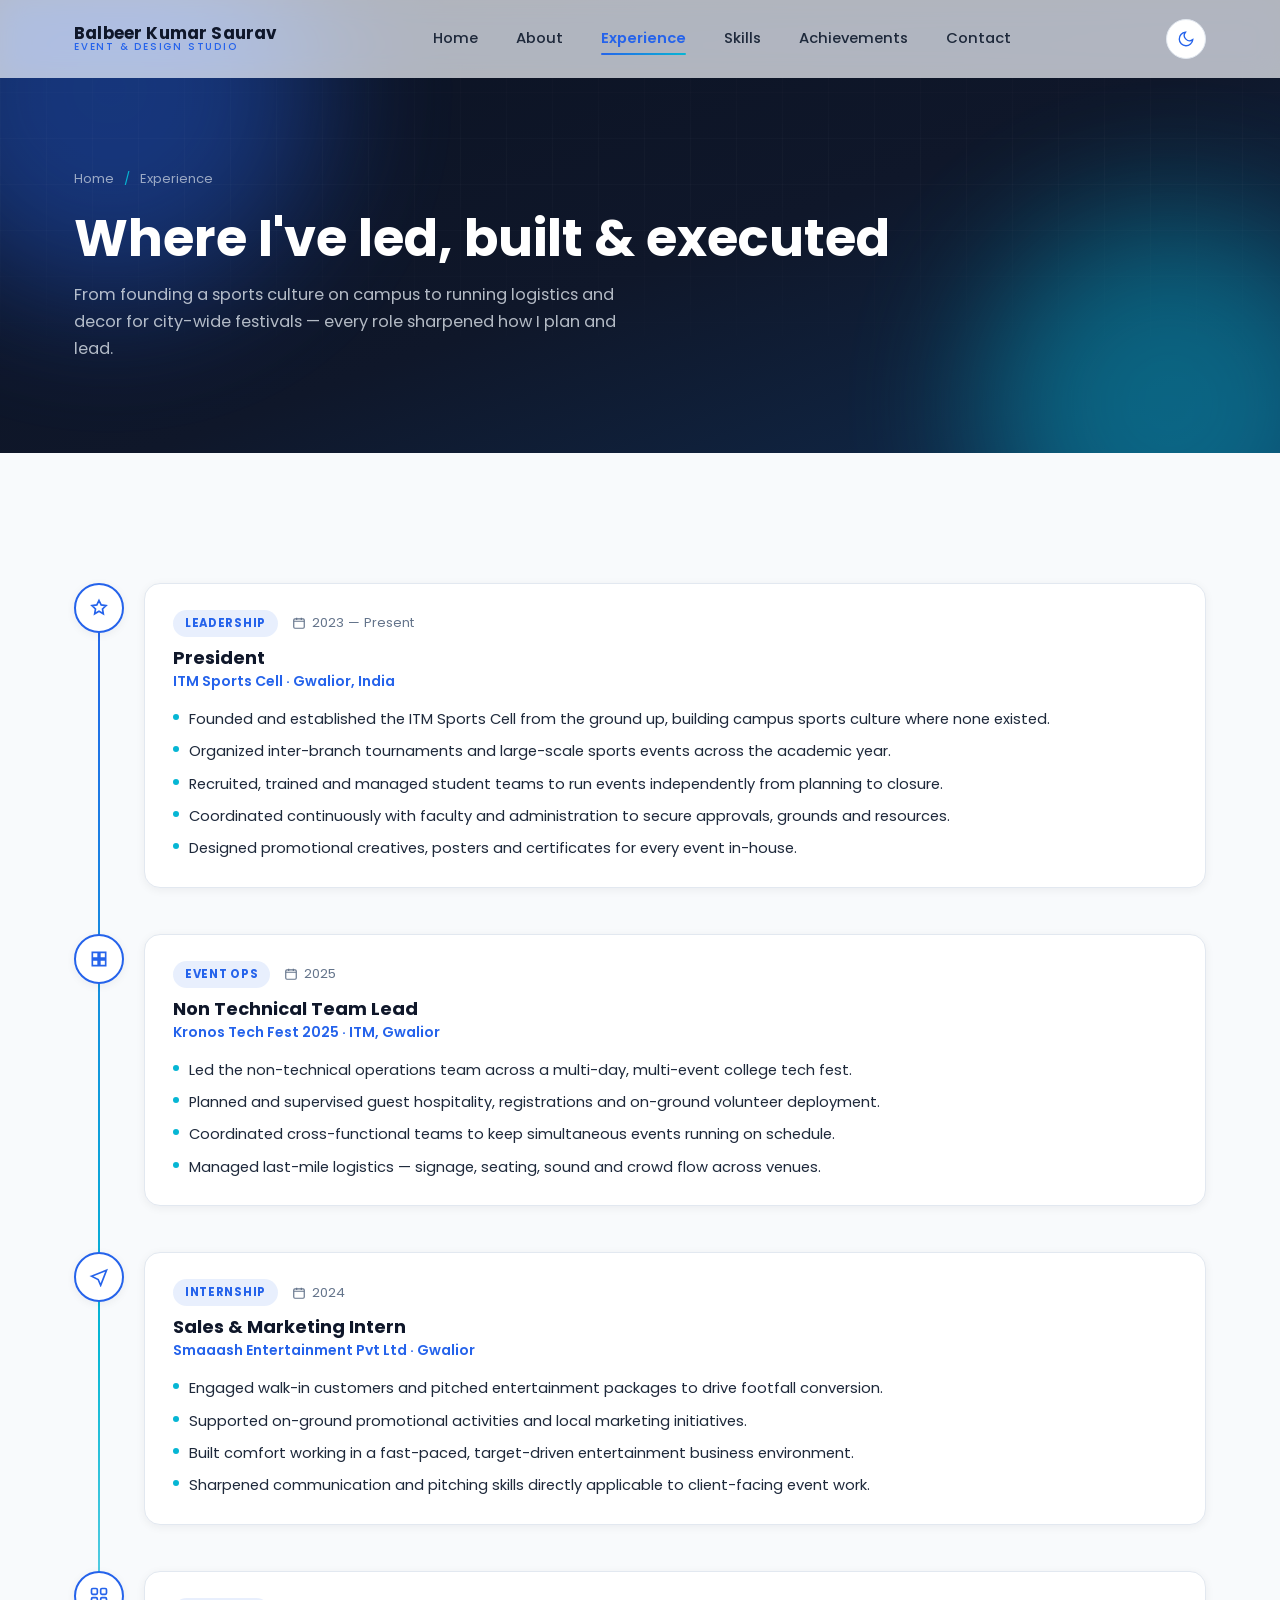
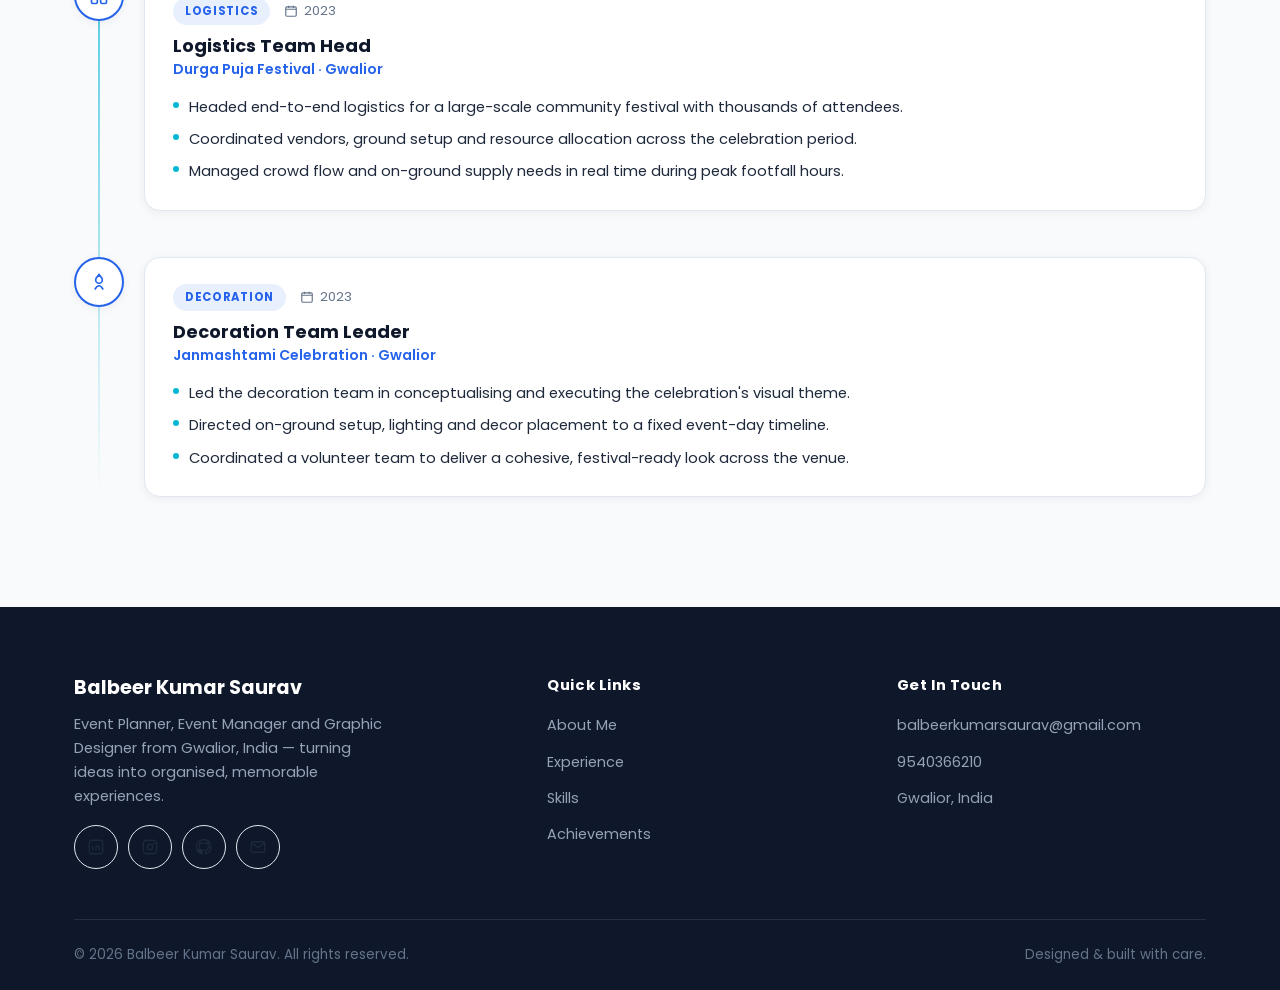
<file: experience.html>
<!DOCTYPE html>
<html lang="en">
<head>
<meta charset="UTF-8">
<meta name="viewport" content="width=device-width, initial-scale=1.0">
<title>Experience | Balbeer Kumar Saurav</title>
<meta name="description" content="A timeline of Balbeer Kumar Saurav's leadership and event experience — from founding the ITM Sports Cell to leading logistics and decoration teams for citywide festivals.">
<meta name="keywords" content="Balbeer Kumar Saurav Experience, ITM Sports Cell, Kronos Tech Fest, Smaaash Entertainment, Event Logistics">
<meta name="author" content="Balbeer Kumar Saurav">
<meta property="og:title" content="Experience | Balbeer Kumar Saurav">
<meta property="og:description" content="A timeline of leadership and event management experience across campus and city-wide events.">
<meta property="og:type" content="website">
<link rel="icon" type="image/svg+xml" href="images/favicon.svg">
<link rel="preconnect" href="https://fonts.googleapis.com">
<link rel="preconnect" href="https://fonts.gstatic.com" crossorigin>
<link href="https://fonts.googleapis.com/css2?family=Poppins:wght@300;400;500;600;700;800;900&display=swap" rel="stylesheet">
<link rel="stylesheet" href="style.css">
</head>
<body>

<div id="loader"><div class="loader-mark"></div></div>

<header class="navbar">
  <div class="nav-inner">
    <a href="index.html" class="logo">Balbeer Kumar Saurav<small>Event &amp; Design Studio</small></a>
    <nav class="nav-menu">
      <a href="index.html">Home</a>
      <a href="about.html">About</a>
      <a href="experience.html">Experience</a>
      <a href="skills.html">Skills</a>
      <a href="achievements.html">Achievements</a>
      <a href="contact.html">Contact</a>
    </nav>
    <div class="nav-actions">
      <button class="theme-toggle" aria-label="Toggle dark mode">
        <svg class="moon" viewBox="0 0 24 24" fill="none" stroke="currentColor" stroke-width="1.8"><path d="M21 12.8A9 9 0 1 1 11.2 3a7 7 0 0 0 9.8 9.8z"/></svg>
        <svg class="sun" viewBox="0 0 24 24" fill="none" stroke="currentColor" stroke-width="1.8"><circle cx="12" cy="12" r="4.2"/><path d="M12 2v3M12 19v3M4.2 4.2l2.1 2.1M17.7 17.7l2.1 2.1M2 12h3M19 12h3M4.2 19.8l2.1-2.1M17.7 6.3l2.1-2.1"/></svg>
      </button>
      <button class="hamburger" aria-label="Toggle menu"><span></span><span></span><span></span></button>
    </div>
  </div>
</header>

<section class="page-header">
  <div class="hero-bg-shapes">
    <div class="blob b1"></div>
    <div class="blob b2"></div>
    <div class="hero-grid-overlay"></div>
  </div>
  <div class="container">
    <div class="page-kicker">Home <span class="sep">/</span> Experience</div>
    <h1>Where I've led, built &amp; executed</h1>
    <p>From founding a sports culture on campus to running logistics and decor for city-wide festivals — every role sharpened how I plan and lead.</p>
  </div>
</section>

<section class="section">
  <div class="container">
    <div class="timeline">

      <div class="timeline-item reveal">
        <div class="timeline-dot"><svg viewBox="0 0 24 24" fill="none" stroke="currentColor" stroke-width="2"><path d="M12 3l2.6 5.3 5.9.8-4.3 4.1 1 5.8L12 16l-5.2 3 1-5.8-4.3-4.1 5.9-.8z"/></svg></div>
        <div class="tl-card">
          <div class="tl-meta">
            <span class="tl-tag">Leadership</span>
            <span class="tl-date">
              <svg width="14" height="14" viewBox="0 0 24 24" fill="none" stroke="currentColor" stroke-width="2"><rect x="3" y="5" width="18" height="16" rx="2"/><path d="M3 9h18M8 3v4M16 3v4"/></svg>
              2023 — Present
            </span>
          </div>
          <h3>President</h3>
          <div class="tl-org">ITM Sports Cell · Gwalior, India</div>
          <ul class="tl-list">
            <li>Founded and established the ITM Sports Cell from the ground up, building campus sports culture where none existed.</li>
            <li>Organized inter-branch tournaments and large-scale sports events across the academic year.</li>
            <li>Recruited, trained and managed student teams to run events independently from planning to closure.</li>
            <li>Coordinated continuously with faculty and administration to secure approvals, grounds and resources.</li>
            <li>Designed promotional creatives, posters and certificates for every event in-house.</li>
          </ul>
        </div>
      </div>

      <div class="timeline-item reveal delay-1">
        <div class="timeline-dot"><svg viewBox="0 0 24 24" fill="none" stroke="currentColor" stroke-width="2"><path d="M4 4h7v7H4zM13 4h7v7h-7zM4 13h7v7H4zM13 13h7v7h-7z"/></svg></div>
        <div class="tl-card">
          <div class="tl-meta">
            <span class="tl-tag">Event Ops</span>
            <span class="tl-date">
              <svg width="14" height="14" viewBox="0 0 24 24" fill="none" stroke="currentColor" stroke-width="2"><rect x="3" y="5" width="18" height="16" rx="2"/><path d="M3 9h18M8 3v4M16 3v4"/></svg>
              2025
            </span>
          </div>
          <h3>Non Technical Team Lead</h3>
          <div class="tl-org">Kronos Tech Fest 2025 · ITM, Gwalior</div>
          <ul class="tl-list">
            <li>Led the non-technical operations team across a multi-day, multi-event college tech fest.</li>
            <li>Planned and supervised guest hospitality, registrations and on-ground volunteer deployment.</li>
            <li>Coordinated cross-functional teams to keep simultaneous events running on schedule.</li>
            <li>Managed last-mile logistics — signage, seating, sound and crowd flow across venues.</li>
          </ul>
        </div>
      </div>

      <div class="timeline-item reveal delay-2">
        <div class="timeline-dot"><svg viewBox="0 0 24 24" fill="none" stroke="currentColor" stroke-width="2"><path d="M3 11l18-7-7 18-3-7-8-4z"/></svg></div>
        <div class="tl-card">
          <div class="tl-meta">
            <span class="tl-tag">Internship</span>
            <span class="tl-date">
              <svg width="14" height="14" viewBox="0 0 24 24" fill="none" stroke="currentColor" stroke-width="2"><rect x="3" y="5" width="18" height="16" rx="2"/><path d="M3 9h18M8 3v4M16 3v4"/></svg>
              2024
            </span>
          </div>
          <h3>Sales &amp; Marketing Intern</h3>
          <div class="tl-org">Smaaash Entertainment Pvt Ltd · Gwalior</div>
          <ul class="tl-list">
            <li>Engaged walk-in customers and pitched entertainment packages to drive footfall conversion.</li>
            <li>Supported on-ground promotional activities and local marketing initiatives.</li>
            <li>Built comfort working in a fast-paced, target-driven entertainment business environment.</li>
            <li>Sharpened communication and pitching skills directly applicable to client-facing event work.</li>
          </ul>
        </div>
      </div>

      <div class="timeline-item reveal delay-3">
        <div class="timeline-dot"><svg viewBox="0 0 24 24" fill="none" stroke="currentColor" stroke-width="2"><rect x="3" y="3" width="7" height="7" rx="1.5"/><rect x="14" y="3" width="7" height="7" rx="1.5"/><rect x="3" y="14" width="7" height="7" rx="1.5"/><rect x="14" y="14" width="7" height="7" rx="1.5"/></svg></div>
        <div class="tl-card">
          <div class="tl-meta">
            <span class="tl-tag">Logistics</span>
            <span class="tl-date">
              <svg width="14" height="14" viewBox="0 0 24 24" fill="none" stroke="currentColor" stroke-width="2"><rect x="3" y="5" width="18" height="16" rx="2"/><path d="M3 9h18M8 3v4M16 3v4"/></svg>
              2023
            </span>
          </div>
          <h3>Logistics Team Head</h3>
          <div class="tl-org">Durga Puja Festival · Gwalior</div>
          <ul class="tl-list">
            <li>Headed end-to-end logistics for a large-scale community festival with thousands of attendees.</li>
            <li>Coordinated vendors, ground setup and resource allocation across the celebration period.</li>
            <li>Managed crowd flow and on-ground supply needs in real time during peak footfall hours.</li>
          </ul>
        </div>
      </div>

      <div class="timeline-item reveal delay-4">
        <div class="timeline-dot"><svg viewBox="0 0 24 24" fill="none" stroke="currentColor" stroke-width="2"><path d="M12 3c1.5 2.5 4 3.5 4 6.5a4 4 0 1 1-8 0c0-3 2.5-4 4-6.5z"/><path d="M7 21c1.7-3 3-4.5 5-4.5s3.3 1.5 5 4.5"/></svg></div>
        <div class="tl-card">
          <div class="tl-meta">
            <span class="tl-tag">Decoration</span>
            <span class="tl-date">
              <svg width="14" height="14" viewBox="0 0 24 24" fill="none" stroke="currentColor" stroke-width="2"><rect x="3" y="5" width="18" height="16" rx="2"/><path d="M3 9h18M8 3v4M16 3v4"/></svg>
              2023
            </span>
          </div>
          <h3>Decoration Team Leader</h3>
          <div class="tl-org">Janmashtami Celebration · Gwalior</div>
          <ul class="tl-list">
            <li>Led the decoration team in conceptualising and executing the celebration's visual theme.</li>
            <li>Directed on-ground setup, lighting and decor placement to a fixed event-day timeline.</li>
            <li>Coordinated a volunteer team to deliver a cohesive, festival-ready look across the venue.</li>
          </ul>
        </div>
      </div>

    </div>
  </div>
</section>

<footer class="site-footer">
  <div class="container">
    <div class="footer-grid">
      <div class="footer-brand">
        <h3>Balbeer Kumar Saurav</h3>
        <p>Event Planner, Event Manager and Graphic Designer from Gwalior, India — turning ideas into organised, memorable experiences.</p>
        <div class="footer-social">
          <a class="social-circle" href="#" aria-label="LinkedIn"><svg viewBox="0 0 24 24" fill="none" stroke="currentColor" stroke-width="1.8"><rect x="3" y="3" width="18" height="18" rx="3"/><path d="M7.5 10.5v6M7.5 7.8v.01M12 16.5v-3.7c0-1.4 1-2.3 2.3-2.3 1.2 0 2.2.9 2.2 2.3v3.7"/></svg></a>
          <a class="social-circle" href="#" aria-label="Instagram"><svg viewBox="0 0 24 24" fill="none" stroke="currentColor" stroke-width="1.8"><rect x="3" y="3" width="18" height="18" rx="5"/><circle cx="12" cy="12" r="3.6"/><circle cx="17" cy="7" r=".6" fill="currentColor"/></svg></a>
          <a class="social-circle" href="#" aria-label="GitHub"><svg viewBox="0 0 24 24" fill="none" stroke="currentColor" stroke-width="1.8"><path d="M12 2a10 10 0 0 0-3.2 19.5c.5.1.7-.2.7-.5v-1.8c-2.8.6-3.4-1.3-3.4-1.3-.5-1.1-1.1-1.5-1.1-1.5-.9-.6.1-.6.1-.6 1 .1 1.5 1 1.5 1 .9 1.5 2.3 1.1 2.9.8.1-.6.4-1.1.6-1.3-2.2-.2-4.6-1.1-4.6-4.9 0-1.1.4-2 1-2.6-.1-.3-.5-1.3.1-2.6 0 0 .9-.3 2.7 1a9.6 9.6 0 0 1 5 0c1.9-1.3 2.7-1 2.7-1 .6 1.3.2 2.3.1 2.6.6.7 1 1.6 1 2.6 0 3.8-2.4 4.7-4.6 4.9.4.3.7.9.7 1.8v2.6c0 .3.2.6.7.5A10 10 0 0 0 12 2z"/></svg></a>
          <a class="social-circle" href="mailto:balbeerkumarsaurav@gmail.com" aria-label="Email"><svg viewBox="0 0 24 24" fill="none" stroke="currentColor" stroke-width="1.8"><rect x="3" y="5" width="18" height="14" rx="2"/><path d="M3.5 6.5L12 13l8.5-6.5"/></svg></a>
        </div>
      </div>
      <div class="footer-col">
        <h4>Quick Links</h4>
        <ul>
          <li><a href="about.html">About Me</a></li>
          <li><a href="experience.html">Experience</a></li>
          <li><a href="skills.html">Skills</a></li>
          <li><a href="achievements.html">Achievements</a></li>
        </ul>
      </div>
      <div class="footer-col">
        <h4>Get In Touch</h4>
        <ul>
          <li><a href="mailto:balbeerkumarsaurav@gmail.com">balbeerkumarsaurav@gmail.com</a></li>
          <li><a href="tel:9540366210">9540366210</a></li>
          <li><a href="contact.html">Gwalior, India</a></li>
        </ul>
      </div>
    </div>
    <div class="footer-bottom">
      <p>&copy; 2026 Balbeer Kumar Saurav. All rights reserved.</p>
      <p>Designed &amp; built with care.</p>
    </div>
  </div>
</footer>

<button class="back-to-top" aria-label="Back to top">
  <svg viewBox="0 0 24 24" fill="none" stroke="currentColor" stroke-width="2"><path d="M12 19V5M5 12l7-7 7 7"/></svg>
</button>

<script src="script.js"></script>
</body>
</html>
</file>
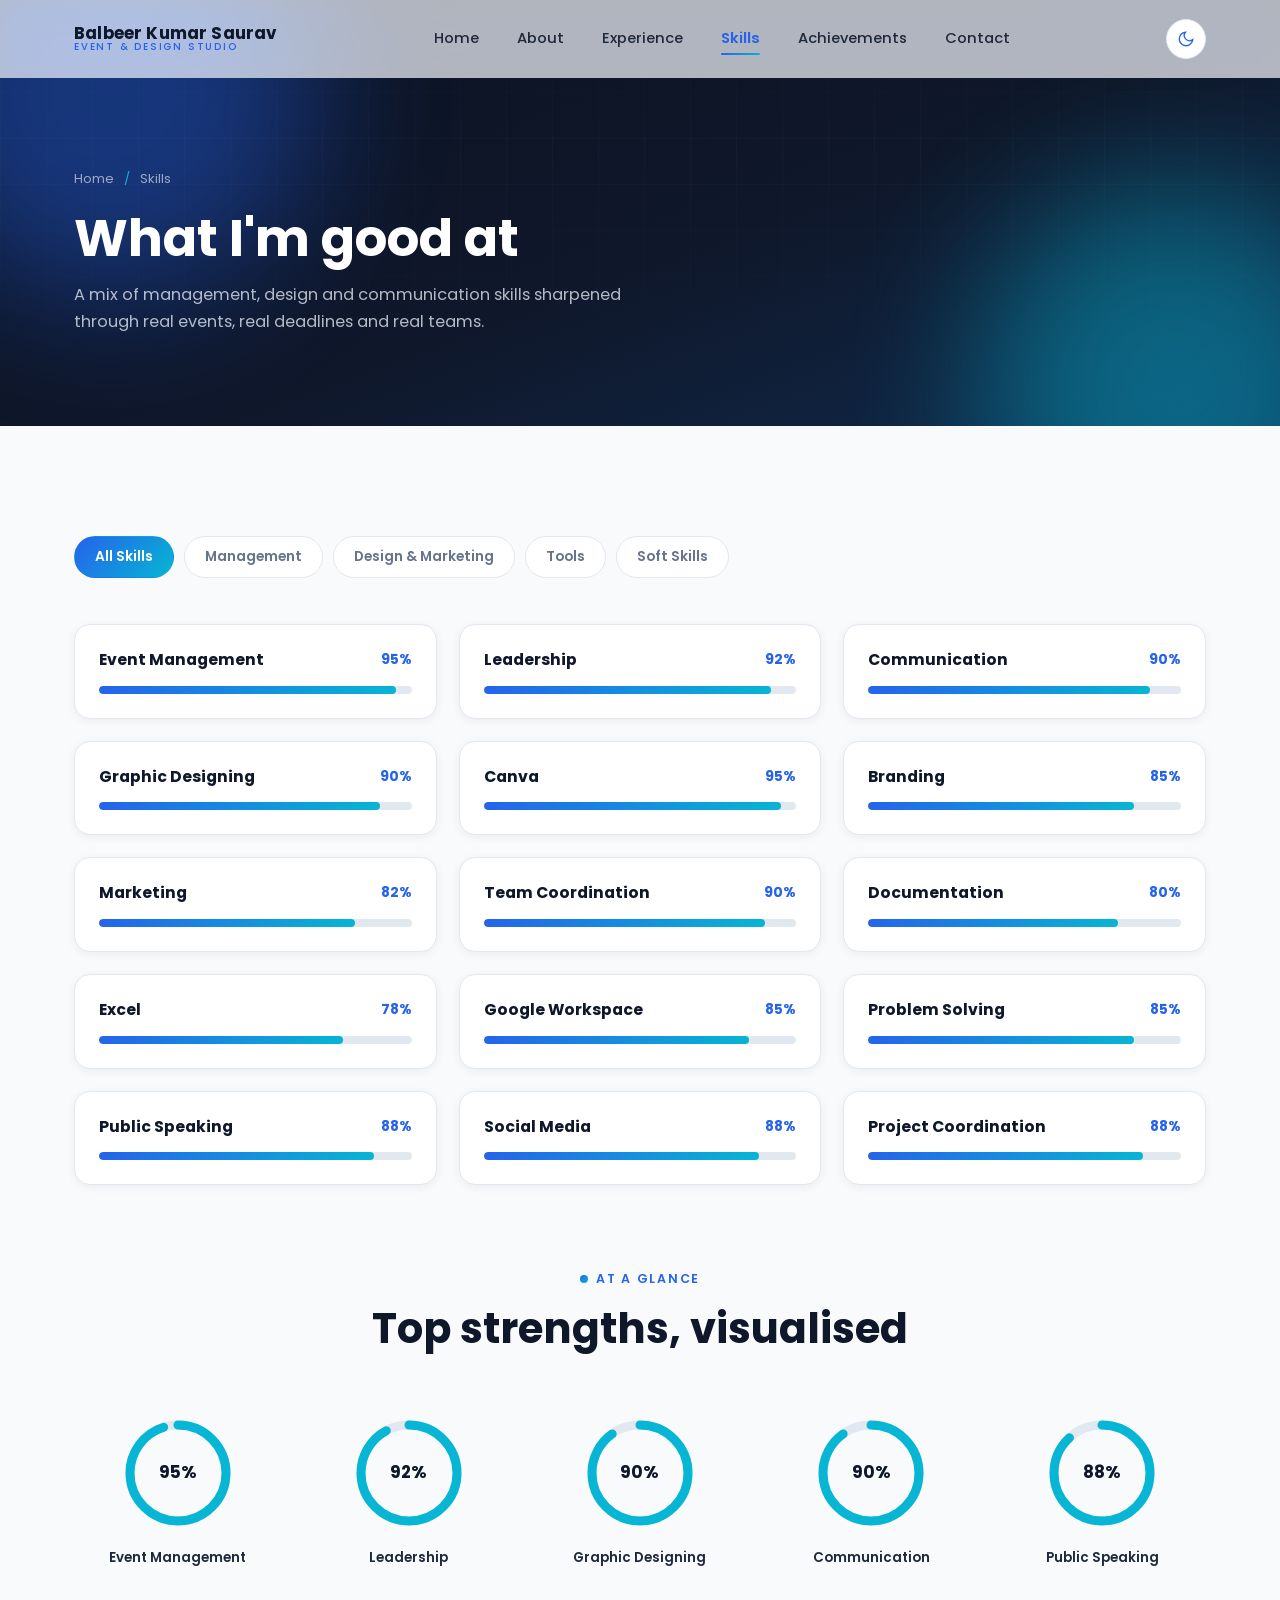
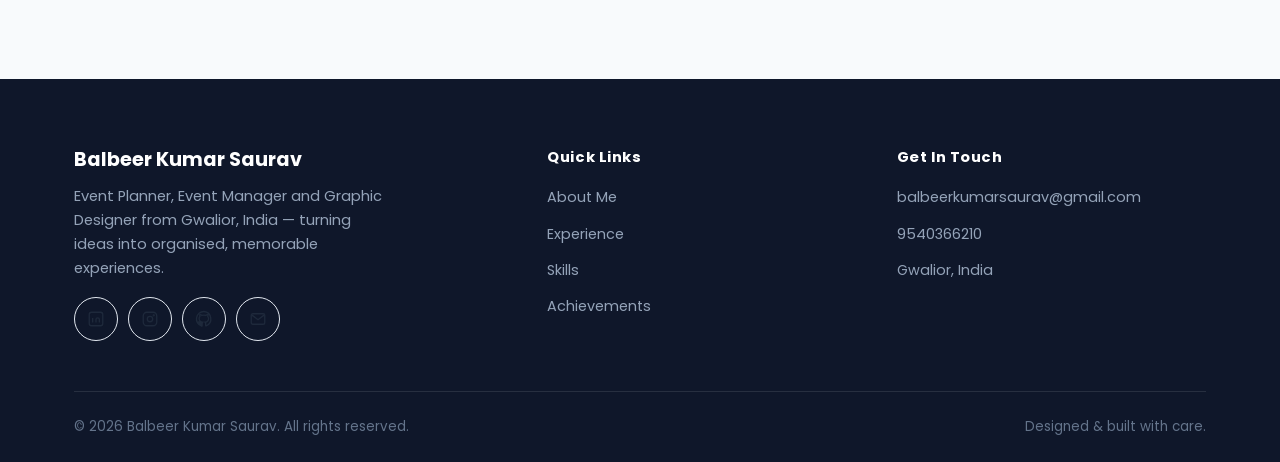
<file: skills.html>
<!DOCTYPE html>
<html lang="en">
<head>
<meta charset="UTF-8">
<meta name="viewport" content="width=device-width, initial-scale=1.0">
<title>Skills | Balbeer Kumar Saurav</title>
<meta name="description" content="Core skills of Balbeer Kumar Saurav across event management, graphic design, marketing and digital tools.">
<meta name="keywords" content="Balbeer Kumar Saurav Skills, Event Management, Graphic Designing, Canva, Leadership, Public Speaking">
<meta name="author" content="Balbeer Kumar Saurav">
<meta property="og:title" content="Skills | Balbeer Kumar Saurav">
<meta property="og:description" content="Core skills across event management, graphic design, marketing and digital tools.">
<meta property="og:type" content="website">
<link rel="icon" type="image/svg+xml" href="images/favicon.svg">
<link rel="preconnect" href="https://fonts.googleapis.com">
<link rel="preconnect" href="https://fonts.gstatic.com" crossorigin>
<link href="https://fonts.googleapis.com/css2?family=Poppins:wght@300;400;500;600;700;800;900&display=swap" rel="stylesheet">
<link rel="stylesheet" href="style.css">
</head>
<body>

<div id="loader"><div class="loader-mark"></div></div>

<header class="navbar">
  <div class="nav-inner">
    <a href="index.html" class="logo">Balbeer Kumar Saurav<small>Event &amp; Design Studio</small></a>
    <nav class="nav-menu">
      <a href="index.html">Home</a>
      <a href="about.html">About</a>
      <a href="experience.html">Experience</a>
      <a href="skills.html">Skills</a>
      <a href="achievements.html">Achievements</a>
      <a href="contact.html">Contact</a>
    </nav>
    <div class="nav-actions">
      <button class="theme-toggle" aria-label="Toggle dark mode">
        <svg class="moon" viewBox="0 0 24 24" fill="none" stroke="currentColor" stroke-width="1.8"><path d="M21 12.8A9 9 0 1 1 11.2 3a7 7 0 0 0 9.8 9.8z"/></svg>
        <svg class="sun" viewBox="0 0 24 24" fill="none" stroke="currentColor" stroke-width="1.8"><circle cx="12" cy="12" r="4.2"/><path d="M12 2v3M12 19v3M4.2 4.2l2.1 2.1M17.7 17.7l2.1 2.1M2 12h3M19 12h3M4.2 19.8l2.1-2.1M17.7 6.3l2.1-2.1"/></svg>
      </button>
      <button class="hamburger" aria-label="Toggle menu"><span></span><span></span><span></span></button>
    </div>
  </div>
</header>

<section class="page-header">
  <div class="hero-bg-shapes">
    <div class="blob b1"></div>
    <div class="blob b2"></div>
    <div class="hero-grid-overlay"></div>
  </div>
  <div class="container">
    <div class="page-kicker">Home <span class="sep">/</span> Skills</div>
    <h1>What I'm good at</h1>
    <p>A mix of management, design and communication skills sharpened through real events, real deadlines and real teams.</p>
  </div>
</section>

<section class="section">
  <div class="container">
    <div class="skills-tabs reveal">
      <button class="skill-tab active" data-cat="all">All Skills</button>
      <button class="skill-tab" data-cat="management">Management</button>
      <button class="skill-tab" data-cat="design">Design &amp; Marketing</button>
      <button class="skill-tab" data-cat="tools">Tools</button>
      <button class="skill-tab" data-cat="soft">Soft Skills</button>
    </div>

    <div class="skills-grid">

      <div class="skill-card reveal" data-cat="management">
        <div class="skill-top"><h4>Event Management</h4><span class="pct">95%</span></div>
        <div class="progress-track"><div class="progress-fill" data-pct="95"></div></div>
      </div>
      <div class="skill-card reveal delay-1" data-cat="soft">
        <div class="skill-top"><h4>Leadership</h4><span class="pct">92%</span></div>
        <div class="progress-track"><div class="progress-fill" data-pct="92"></div></div>
      </div>
      <div class="skill-card reveal delay-2" data-cat="soft">
        <div class="skill-top"><h4>Communication</h4><span class="pct">90%</span></div>
        <div class="progress-track"><div class="progress-fill" data-pct="90"></div></div>
      </div>
      <div class="skill-card reveal" data-cat="design">
        <div class="skill-top"><h4>Graphic Designing</h4><span class="pct">90%</span></div>
        <div class="progress-track"><div class="progress-fill" data-pct="90"></div></div>
      </div>
      <div class="skill-card reveal delay-1" data-cat="design">
        <div class="skill-top"><h4>Canva</h4><span class="pct">95%</span></div>
        <div class="progress-track"><div class="progress-fill" data-pct="95"></div></div>
      </div>
      <div class="skill-card reveal delay-2" data-cat="design">
        <div class="skill-top"><h4>Branding</h4><span class="pct">85%</span></div>
        <div class="progress-track"><div class="progress-fill" data-pct="85"></div></div>
      </div>
      <div class="skill-card reveal" data-cat="design">
        <div class="skill-top"><h4>Marketing</h4><span class="pct">82%</span></div>
        <div class="progress-track"><div class="progress-fill" data-pct="82"></div></div>
      </div>
      <div class="skill-card reveal delay-1" data-cat="management">
        <div class="skill-top"><h4>Team Coordination</h4><span class="pct">90%</span></div>
        <div class="progress-track"><div class="progress-fill" data-pct="90"></div></div>
      </div>
      <div class="skill-card reveal delay-2" data-cat="tools">
        <div class="skill-top"><h4>Documentation</h4><span class="pct">80%</span></div>
        <div class="progress-track"><div class="progress-fill" data-pct="80"></div></div>
      </div>
      <div class="skill-card reveal" data-cat="tools">
        <div class="skill-top"><h4>Excel</h4><span class="pct">78%</span></div>
        <div class="progress-track"><div class="progress-fill" data-pct="78"></div></div>
      </div>
      <div class="skill-card reveal delay-1" data-cat="tools">
        <div class="skill-top"><h4>Google Workspace</h4><span class="pct">85%</span></div>
        <div class="progress-track"><div class="progress-fill" data-pct="85"></div></div>
      </div>
      <div class="skill-card reveal delay-2" data-cat="soft">
        <div class="skill-top"><h4>Problem Solving</h4><span class="pct">85%</span></div>
        <div class="progress-track"><div class="progress-fill" data-pct="85"></div></div>
      </div>
      <div class="skill-card reveal" data-cat="soft">
        <div class="skill-top"><h4>Public Speaking</h4><span class="pct">88%</span></div>
        <div class="progress-track"><div class="progress-fill" data-pct="88"></div></div>
      </div>
      <div class="skill-card reveal delay-1" data-cat="design">
        <div class="skill-top"><h4>Social Media</h4><span class="pct">88%</span></div>
        <div class="progress-track"><div class="progress-fill" data-pct="88"></div></div>
      </div>
      <div class="skill-card reveal delay-2" data-cat="management">
        <div class="skill-top"><h4>Project Coordination</h4><span class="pct">88%</span></div>
        <div class="progress-track"><div class="progress-fill" data-pct="88"></div></div>
      </div>

    </div>

    <div class="circular-section">
      <div class="section-head center reveal">
        <span class="eyebrow">At a Glance</span>
        <h2>Top strengths, visualised</h2>
      </div>
      <div class="circular-grid">

        <div class="circle-item reveal">
          <div class="circle-wrap">
            <svg viewBox="0 0 120 120" width="120" height="120">
              <circle class="circle-bg" cx="60" cy="60" r="48"></circle>
              <circle class="circle-fg" cx="60" cy="60" r="48" data-pct="95"></circle>
            </svg>
            <div class="circle-num">95%</div>
          </div>
          <div class="clabel">Event Management</div>
        </div>

        <div class="circle-item reveal delay-1">
          <div class="circle-wrap">
            <svg viewBox="0 0 120 120" width="120" height="120">
              <circle class="circle-bg" cx="60" cy="60" r="48"></circle>
              <circle class="circle-fg" cx="60" cy="60" r="48" data-pct="92"></circle>
            </svg>
            <div class="circle-num">92%</div>
          </div>
          <div class="clabel">Leadership</div>
        </div>

        <div class="circle-item reveal delay-2">
          <div class="circle-wrap">
            <svg viewBox="0 0 120 120" width="120" height="120">
              <circle class="circle-bg" cx="60" cy="60" r="48"></circle>
              <circle class="circle-fg" cx="60" cy="60" r="48" data-pct="90"></circle>
            </svg>
            <div class="circle-num">90%</div>
          </div>
          <div class="clabel">Graphic Designing</div>
        </div>

        <div class="circle-item reveal delay-3">
          <div class="circle-wrap">
            <svg viewBox="0 0 120 120" width="120" height="120">
              <circle class="circle-bg" cx="60" cy="60" r="48"></circle>
              <circle class="circle-fg" cx="60" cy="60" r="48" data-pct="90"></circle>
            </svg>
            <div class="circle-num">90%</div>
          </div>
          <div class="clabel">Communication</div>
        </div>

        <div class="circle-item reveal delay-4">
          <div class="circle-wrap">
            <svg viewBox="0 0 120 120" width="120" height="120">
              <circle class="circle-bg" cx="60" cy="60" r="48"></circle>
              <circle class="circle-fg" cx="60" cy="60" r="48" data-pct="88"></circle>
            </svg>
            <div class="circle-num">88%</div>
          </div>
          <div class="clabel">Public Speaking</div>
        </div>

      </div>
    </div>
  </div>
</section>

<footer class="site-footer">
  <div class="container">
    <div class="footer-grid">
      <div class="footer-brand">
        <h3>Balbeer Kumar Saurav</h3>
        <p>Event Planner, Event Manager and Graphic Designer from Gwalior, India — turning ideas into organised, memorable experiences.</p>
        <div class="footer-social">
          <a class="social-circle" href="#" aria-label="LinkedIn"><svg viewBox="0 0 24 24" fill="none" stroke="currentColor" stroke-width="1.8"><rect x="3" y="3" width="18" height="18" rx="3"/><path d="M7.5 10.5v6M7.5 7.8v.01M12 16.5v-3.7c0-1.4 1-2.3 2.3-2.3 1.2 0 2.2.9 2.2 2.3v3.7"/></svg></a>
          <a class="social-circle" href="#" aria-label="Instagram"><svg viewBox="0 0 24 24" fill="none" stroke="currentColor" stroke-width="1.8"><rect x="3" y="3" width="18" height="18" rx="5"/><circle cx="12" cy="12" r="3.6"/><circle cx="17" cy="7" r=".6" fill="currentColor"/></svg></a>
          <a class="social-circle" href="#" aria-label="GitHub"><svg viewBox="0 0 24 24" fill="none" stroke="currentColor" stroke-width="1.8"><path d="M12 2a10 10 0 0 0-3.2 19.5c.5.1.7-.2.7-.5v-1.8c-2.8.6-3.4-1.3-3.4-1.3-.5-1.1-1.1-1.5-1.1-1.5-.9-.6.1-.6.1-.6 1 .1 1.5 1 1.5 1 .9 1.5 2.3 1.1 2.9.8.1-.6.4-1.1.6-1.3-2.2-.2-4.6-1.1-4.6-4.9 0-1.1.4-2 1-2.6-.1-.3-.5-1.3.1-2.6 0 0 .9-.3 2.7 1a9.6 9.6 0 0 1 5 0c1.9-1.3 2.7-1 2.7-1 .6 1.3.2 2.3.1 2.6.6.7 1 1.6 1 2.6 0 3.8-2.4 4.7-4.6 4.9.4.3.7.9.7 1.8v2.6c0 .3.2.6.7.5A10 10 0 0 0 12 2z"/></svg></a>
          <a class="social-circle" href="mailto:balbeerkumarsaurav@gmail.com" aria-label="Email"><svg viewBox="0 0 24 24" fill="none" stroke="currentColor" stroke-width="1.8"><rect x="3" y="5" width="18" height="14" rx="2"/><path d="M3.5 6.5L12 13l8.5-6.5"/></svg></a>
        </div>
      </div>
      <div class="footer-col">
        <h4>Quick Links</h4>
        <ul>
          <li><a href="about.html">About Me</a></li>
          <li><a href="experience.html">Experience</a></li>
          <li><a href="skills.html">Skills</a></li>
          <li><a href="achievements.html">Achievements</a></li>
        </ul>
      </div>
      <div class="footer-col">
        <h4>Get In Touch</h4>
        <ul>
          <li><a href="mailto:balbeerkumarsaurav@gmail.com">balbeerkumarsaurav@gmail.com</a></li>
          <li><a href="tel:9540366210">9540366210</a></li>
          <li><a href="contact.html">Gwalior, India</a></li>
        </ul>
      </div>
    </div>
    <div class="footer-bottom">
      <p>&copy; 2026 Balbeer Kumar Saurav. All rights reserved.</p>
      <p>Designed &amp; built with care.</p>
    </div>
  </div>
</footer>

<button class="back-to-top" aria-label="Back to top">
  <svg viewBox="0 0 24 24" fill="none" stroke="currentColor" stroke-width="2"><path d="M12 19V5M5 12l7-7 7 7"/></svg>
</button>

<script src="script.js"></script>
</body>
</html>
</file>
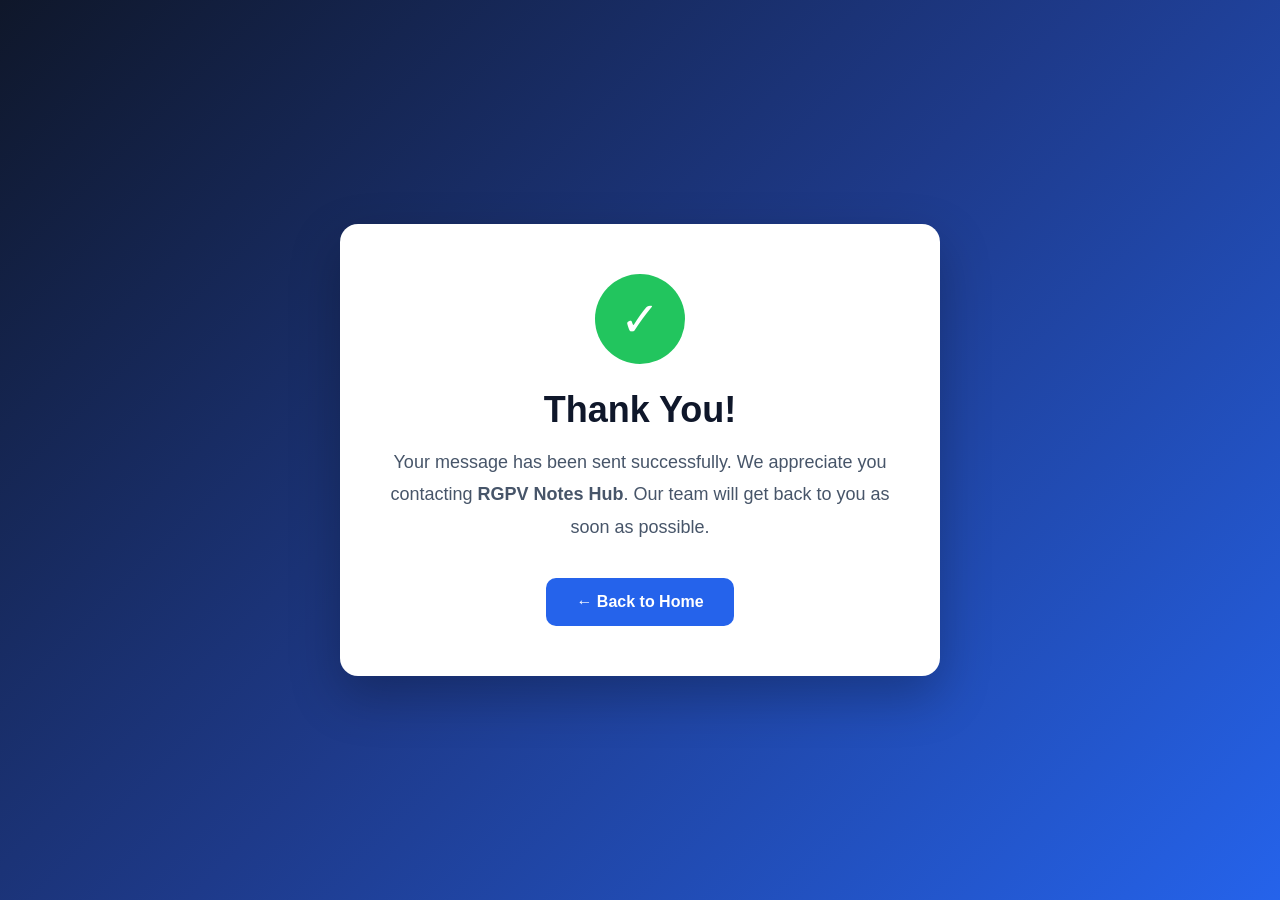
<file: thankyou.html>
<!DOCTYPE html>
<html lang="en">
<head>

<meta charset="UTF-8">
<meta name="viewport" content="width=device-width, initial-scale=1.0">

<title>Thank You | RGPV Notes Hub</title>

<meta name="description" content="Thank you for contacting RGPV Notes Hub. Your message has been received successfully.">
<meta name="robots" content="noindex,follow">

<link rel="canonical" href="https://www.rgpvnoteshub.in/thank-you.html">

<style>

*{
margin:0;
padding:0;
box-sizing:border-box;
font-family:Arial,Helvetica,sans-serif;
}

body{

min-height:100vh;

display:flex;
justify-content:center;
align-items:center;

background:linear-gradient(135deg,#0f172a,#1e3a8a,#2563eb);

padding:20px;

}

.card{

max-width:600px;
width:100%;

background:#fff;

padding:50px 35px;

border-radius:18px;

box-shadow:0 20px 50px rgba(0,0,0,.25);

text-align:center;

}

.icon{

width:90px;
height:90px;

margin:auto;

background:#22c55e;

border-radius:50%;

display:flex;
align-items:center;
justify-content:center;

font-size:48px;

color:white;

margin-bottom:25px;

}

h1{

font-size:36px;

color:#0f172a;

margin-bottom:15px;

}

p{

font-size:18px;

line-height:1.8;

color:#475569;

margin-bottom:35px;

}

.btn{

display:inline-block;

padding:15px 30px;

background:#2563eb;

color:#fff;

text-decoration:none;

border-radius:10px;

font-weight:bold;

transition:.3s;

}

.btn:hover{

background:#1d4ed8;

transform:translateY(-2px);

}

@media(max-width:600px){

.card{

padding:35px 20px;

}

h1{

font-size:28px;

}

p{

font-size:16px;

}

}

</style>

</head>

<body>

<div class="card">

<div class="icon">
✓
</div>

<h1>Thank You!</h1>

<p>

Your message has been sent successfully.

We appreciate you contacting <strong>RGPV Notes Hub</strong>.

Our team will get back to you as soon as possible.

</p>

<a href="https://my-portfolio-website-seven-sandy.vercel.app/" class="btn">

← Back to Home

</a>

</div>

</body>
</html>
</file>
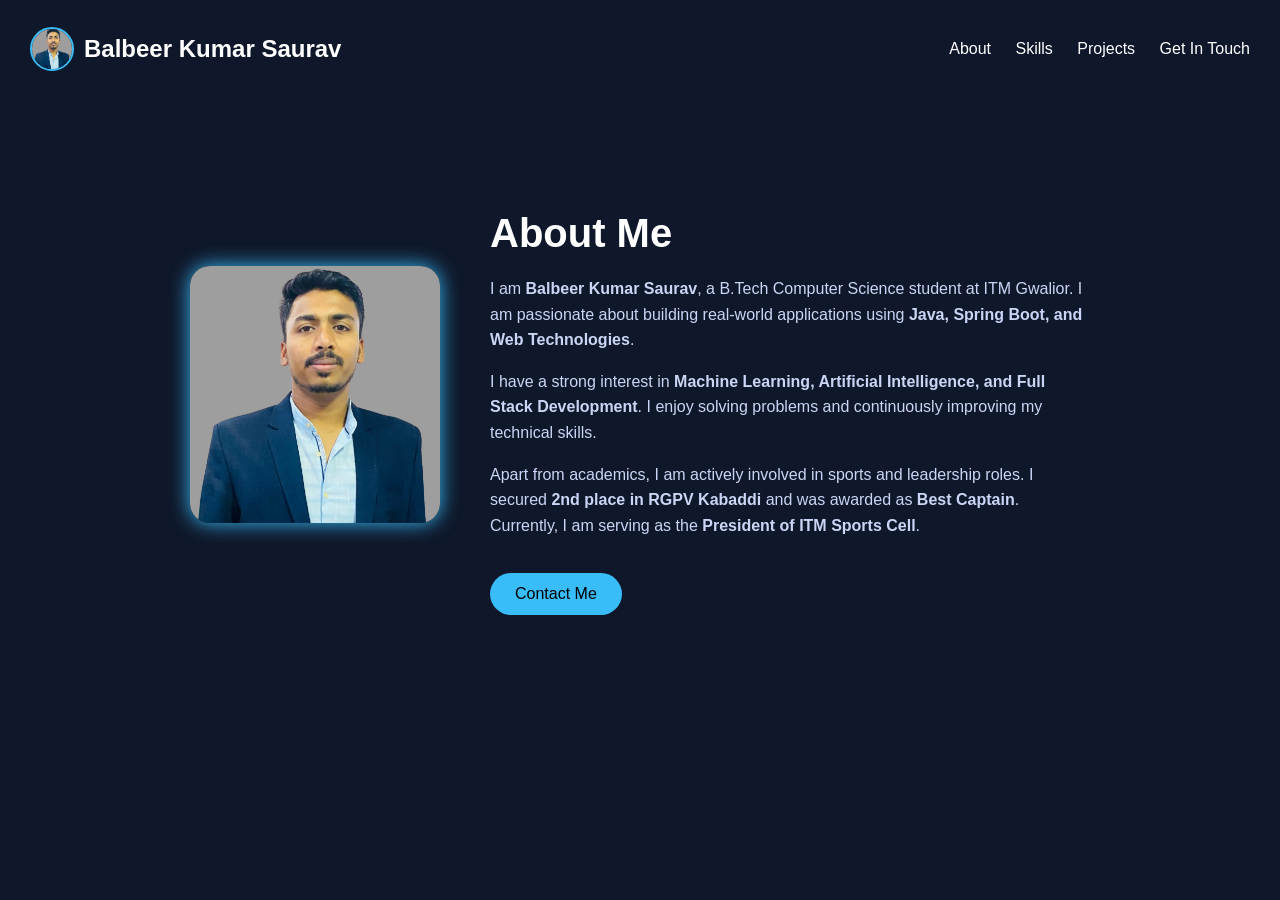
<file: demo/src/main/resources/static/about.html>
<!DOCTYPE html>
<html>
<head>
  <title>About</title>
  <link rel="stylesheet" href="style.css">
</head>
<body>

<!-- nav bar -->
<header>

  <!-- Logo clickable -->
  <a href="index.html" class="logo">
    <img src="images/myphoto-removebg-preview.png" alt="Saurav">
    <h2>Balbeer Kumar Saurav</h2>
  </a>

  <nav>
    <a href="about.html">About</a>
    <a href="skills.html">Skills</a>
    <a href="projects.html">Projects</a>
    <a href="getintouch.html">Get In Touch</a>
  </nav>

</header>

<section class="about-section">

  <!-- LEFT -->
  <div class="about-left">
    <img src="images/myphoto-removebg-preview.png" alt="Saurav">
  </div>

  <!-- RIGHT -->
  <div class="about-right">
    <h1>About Me </h1>

    <p>
      I am <b>Balbeer Kumar Saurav</b>, a B.Tech Computer Science student at ITM Gwalior.
      I am passionate about building real-world applications using <b>Java, Spring Boot, and Web Technologies</b>.
    </p>

    <p>
      I have a strong interest in <b>Machine Learning, Artificial Intelligence, and Full Stack Development</b>.
      I enjoy solving problems and continuously improving my technical skills.
    </p>

    <p>
      Apart from academics, I am actively involved in sports and leadership roles.
      I secured <b>2nd place in RGPV Kabaddi</b> and was awarded as <b>Best Captain</b>.
      Currently, I am serving as the <b>President of ITM Sports Cell</b>.
    </p>

    <button onclick="window.location.href='getintouch.html'">Contact Me</button>
  </div>

</section>
</body>
</html>
</file>
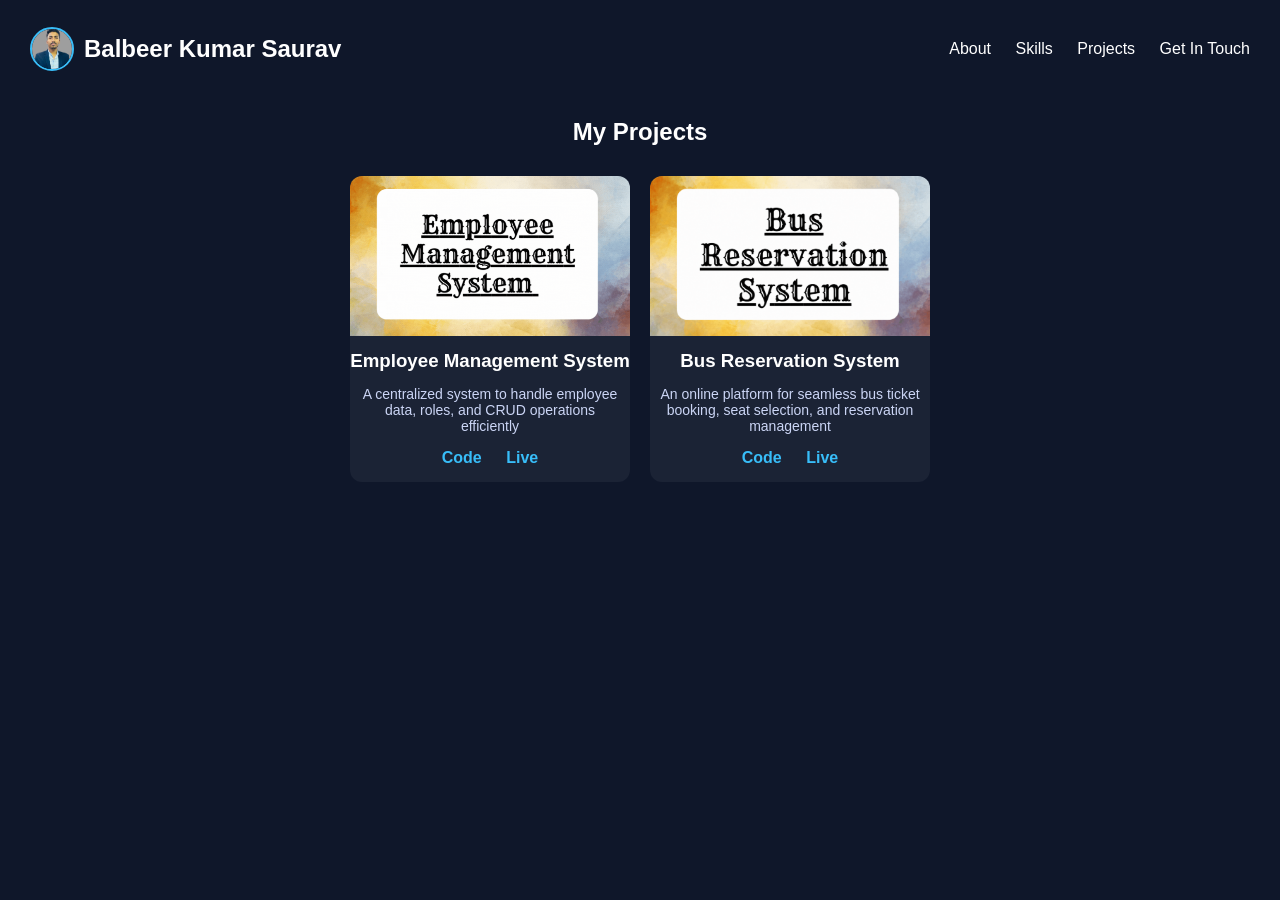
<file: demo/src/main/resources/static/projects.html>
<!DOCTYPE html>
<html>
<head>
  <title>Projects</title>
  <link rel="stylesheet" href="style.css">
</head>
<body>

<!-- nav bar -->
<header>

  <!-- Logo clickable -->
  <a href="index.html" class="logo">
    <img src="images/myphoto-removebg-preview.png" alt="Saurav">
    <h2>Balbeer Kumar Saurav</h2>
  </a>

  <nav>
    <a href="about.html">About</a>
    <a href="skills.html">Skills</a>
    <a href="projects.html">Projects</a>
    <a href="getintouch.html">Get In Touch</a>
  </nav>

</header>


<section>
  <h2>My Projects </h2>

  <div class="cards">

    <!-- Project 1 -->
    <div class="card">
      <img src="images/Screenshot 2026-02-11 013822.png" alt="Employee Management System">

      <h3>Employee Management System</h3>
      <p>A centralized system to handle employee data, roles, and CRUD operations efficiently</p>

      <div class="project-links">
        <a href="https://github.com/balbeersaurav/Employee_Management_System" target="_blank">Code</a>
        <a href="https://yourlive.com" target="_blank">Live</a>
      </div>
    </div>

    <!-- Project 2 -->
    <div class="card">
      <img src="images/ChatGPT Image Apr 28, 2026, 09_19_31 PM.png" alt="Portfolio">

      <h3>Bus Reservation System</h3>
      <p>An online platform for seamless bus ticket booking, seat selection, and reservation management</p>

      <div class="project-links">
        <a href="https://github.com/balbeersaurav/bus-reservation" target="_blank">Code</a>
        <a href="#">Live</a>
      </div>
    </div>

  </div>
</section>

</body>
</html>
</file>
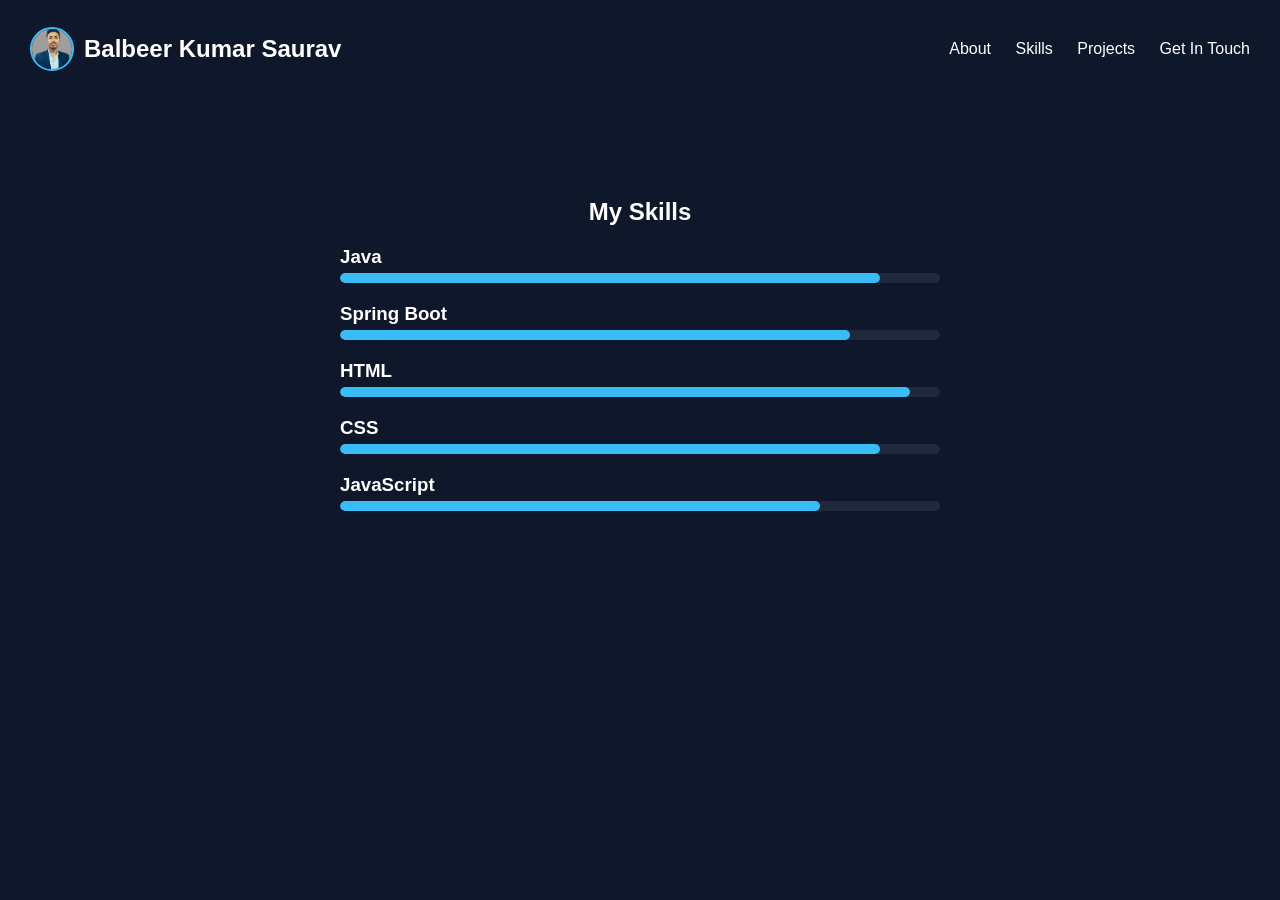
<file: demo/src/main/resources/static/skills.html>
<!DOCTYPE html>
<html>
<head>
  <title>Skills</title>
  <link rel="stylesheet" href="style.css">
</head>
<body>

<!-- nav bar -->
<header>

  <!-- Logo clickable -->
  <a href="index.html" class="logo">
    <img src="images/myphoto-removebg-preview.png" alt="Saurav">
    <h2>Balbeer Kumar Saurav</h2>
  </a>

  <nav>
    <a href="about.html">About</a>
    <a href="skills.html">Skills</a>
    <a href="projects.html">Projects</a>
    <a href="getintouch.html">Get In Touch</a>
  </nav>

</header>

<section class="skills-section">

  <h2>My Skills </h2>

  <!-- Skill Cards -->
  <div class="skills-container">

    <div class="skill-card">
      <h3>Java</h3>
      <div class="bar"><div class="fill java"></div></div>
    </div>

    <div class="skill-card">
      <h3>Spring Boot</h3>
      <div class="bar"><div class="fill spring"></div></div>
    </div>

    <div class="skill-card">
      <h3>HTML</h3>
      <div class="bar"><div class="fill html"></div></div>
    </div>

    <div class="skill-card">
      <h3>CSS</h3>
      <div class="bar"><div class="fill css"></div></div>
    </div>

    <div class="skill-card">
      <h3>JavaScript</h3>
      <div class="bar"><div class="fill js"></div></div>
    </div>

  </div>

</section>

</body>
</html>
</file>
<file: style.css>
/* =========================================================
   BALBEER KUMAR SAURAV — PORTFOLIO STYLESHEET
   Event Planner · Event Manager · Graphic Designer
   ========================================================= */

/* -------------------- Design Tokens -------------------- */
:root{
  --primary:#0F172A;       /* deep navy   */
  --secondary:#2563EB;      /* electric blue */
  --accent:#06B6D4;         /* cyan        */
  --bg:#F8FAFC;             /* page bg     */
  --text:#1E293B;           /* body text   */
  --muted:#64748B;
  --white:#FFFFFF;
  --border:#E2E8F0;

  --gradient-main: linear-gradient(135deg,var(--secondary) 0%, var(--accent) 100%);
  --gradient-dark: linear-gradient(160deg,#0B1222 0%, var(--primary) 55%, #102A4C 100%);
  --gradient-glow: radial-gradient(circle at 30% 20%, rgba(37,99,235,.35), transparent 60%),
                    radial-gradient(circle at 75% 75%, rgba(6,182,212,.30), transparent 55%);

  --shadow-sm: 0 2px 10px rgba(15,23,42,.06);
  --shadow-md: 0 10px 30px rgba(15,23,42,.10);
  --shadow-lg: 0 25px 60px rgba(15,23,42,.16);
  --shadow-glow: 0 0 0 1px rgba(37,99,235,.08), 0 20px 45px rgba(37,99,235,.18);

  --radius-sm: 10px;
  --radius-md: 16px;
  --radius-lg: 24px;
  --radius-full: 999px;

  --maxw: 1180px;
  --nav-h: 78px;

  --ease: cubic-bezier(.22,1,.36,1);
  --t-fast: .25s var(--ease);
  --t-med: .5s var(--ease);
  --t-slow: .9s var(--ease);

  --font: 'Poppins', -apple-system, sans-serif;
}

/* Dark mode tokens */
body.dark-mode{
  --bg:#0B1222;
  --text:#E2E8F0;
  --muted:#94A3B8;
  --white:#101B33;
  --border:#1E2A45;
  --shadow-sm: 0 2px 10px rgba(0,0,0,.35);
  --shadow-md: 0 10px 30px rgba(0,0,0,.45);
  --shadow-lg: 0 25px 60px rgba(0,0,0,.55);
}

/* -------------------- Reset -------------------- */
*,*::before,*::after{box-sizing:border-box;margin:0;padding:0;}
html{scroll-behavior:smooth;-webkit-text-size-adjust:100%;}
body{
  font-family:var(--font);
  background:var(--bg);
  color:var(--text);
  line-height:1.65;
  overflow-x:hidden;
  transition:background var(--t-med), color var(--t-med);
}
img{max-width:100%;display:block;}
a{color:inherit;text-decoration:none;}
ul{list-style:none;}
button{font-family:inherit;cursor:pointer;border:none;background:none;}
input,textarea{font-family:inherit;}
:focus-visible{outline:2px solid var(--secondary);outline-offset:3px;}
h1,h2,h3,h4{font-weight:700;line-height:1.18;color:var(--primary);}
body.dark-mode h1,body.dark-mode h2,body.dark-mode h3,body.dark-mode h4{color:#F1F5F9;}
p{color:var(--muted);}

.container{max-width:var(--maxw);margin:0 auto;padding:0 24px;}

/* reduced motion */
@media (prefers-reduced-motion: reduce){
  *{animation-duration:.001ms !important;animation-iteration-count:1 !important;transition-duration:.001ms !important;scroll-behavior:auto !important;}
}

/* -------------------- Page Loader -------------------- */
#loader{
  position:fixed;inset:0;z-index:9999;
  background:var(--primary);
  display:flex;align-items:center;justify-content:center;
  transition:opacity .6s ease, visibility .6s ease;
}
#loader.hidden{opacity:0;visibility:hidden;}
.loader-mark{
  width:54px;height:54px;border-radius:50%;
  border:3px solid rgba(255,255,255,.15);
  border-top-color:var(--accent);
  animation:spin .9s linear infinite;
}
@keyframes spin{to{transform:rotate(360deg);}}

/* -------------------- Eyebrow / Label -------------------- */
.eyebrow{
  display:inline-flex;align-items:center;gap:8px;
  font-size:.78rem;font-weight:600;letter-spacing:.14em;text-transform:uppercase;
  color:var(--secondary);
  margin-bottom:14px;
}
.eyebrow::before{
  content:"";width:8px;height:8px;border-radius:50%;
  background:var(--gradient-main);
}

/* -------------------- Navbar -------------------- */
.navbar{
  position:fixed;top:0;left:0;width:100%;z-index:1000;
  height:var(--nav-h);
  display:flex;align-items:center;
  background:rgba(248,250,252,.7);
  backdrop-filter:blur(14px) saturate(160%);
  -webkit-backdrop-filter:blur(14px) saturate(160%);
  border-bottom:1px solid transparent;
  transition:background var(--t-med), box-shadow var(--t-med), border-color var(--t-med);
}
body.dark-mode .navbar{background:rgba(11,18,34,.7);}
.navbar.scrolled{
  background:rgba(248,250,252,.92);
  box-shadow:var(--shadow-sm);
  border-bottom-color:var(--border);
}
body.dark-mode .navbar.scrolled{background:rgba(11,18,34,.92);}

.nav-inner{
  display:flex;align-items:center;justify-content:space-between;
  width:100%;max-width:var(--maxw);margin:0 auto;padding:0 24px;
}
.logo{
  font-size:1.05rem;font-weight:700;color:var(--primary);
  display:flex;flex-direction:column;line-height:1.1;
  letter-spacing:.01em;
}
body.dark-mode .logo{color:#F1F5F9;}
.logo small{font-size:.62rem;font-weight:500;letter-spacing:.18em;color:var(--secondary);text-transform:uppercase;}

.nav-menu{display:flex;align-items:center;gap:6px;}
.nav-menu a{
  position:relative;padding:10px 16px;font-size:.92rem;font-weight:500;
  color:var(--text);border-radius:var(--radius-full);
  transition:color var(--t-fast);
}
.nav-menu a::after{
  content:"";position:absolute;left:16px;right:16px;bottom:6px;height:2px;
  background:var(--gradient-main);border-radius:2px;
  transform:scaleX(0);transform-origin:left;transition:transform var(--t-fast);
}
.nav-menu a:hover{color:var(--secondary);}
.nav-menu a:hover::after,
.nav-menu a.active::after{transform:scaleX(1);}
.nav-menu a.active{color:var(--secondary);font-weight:600;}

.nav-actions{display:flex;align-items:center;gap:10px;}

.theme-toggle{
  width:40px;height:40px;border-radius:50%;
  display:flex;align-items:center;justify-content:center;
  background:var(--white);border:1px solid var(--border);
  color:var(--secondary);transition:transform var(--t-fast), box-shadow var(--t-fast);
}
.theme-toggle:hover{transform:translateY(-2px);box-shadow:var(--shadow-sm);}
.theme-toggle svg{width:18px;height:18px;}
.theme-toggle .sun{display:none;}
body.dark-mode .theme-toggle .moon{display:none;}
body.dark-mode .theme-toggle .sun{display:block;}

.hamburger{
  display:none;flex-direction:column;gap:5px;width:40px;height:40px;
  align-items:center;justify-content:center;
}
.hamburger span{width:22px;height:2px;background:var(--primary);border-radius:2px;transition:var(--t-fast);}
body.dark-mode .hamburger span{background:#F1F5F9;}
.hamburger.open span:nth-child(1){transform:translateY(7px) rotate(45deg);}
.hamburger.open span:nth-child(2){opacity:0;}
.hamburger.open span:nth-child(3){transform:translateY(-7px) rotate(-45deg);}

/* -------------------- Buttons -------------------- */
.btn{
  display:inline-flex;align-items:center;justify-content:center;gap:8px;
  padding:14px 28px;border-radius:var(--radius-full);
  font-size:.92rem;font-weight:600;white-space:nowrap;
  transition:transform var(--t-fast), box-shadow var(--t-fast), background var(--t-fast), color var(--t-fast);
}
.btn-primary{
  background:var(--gradient-main);color:#fff;
  box-shadow:0 10px 25px rgba(37,99,235,.32);
}
.btn-primary:hover{transform:translateY(-3px);box-shadow:0 16px 35px rgba(37,99,235,.42);}
.btn-outline{
  background:transparent;color:var(--primary);
  border:1.5px solid var(--border);
}
body.dark-mode .btn-outline{color:#F1F5F9;}
.btn-outline:hover{border-color:var(--secondary);color:var(--secondary);transform:translateY(-3px);}
.btn-light{background:#fff;color:var(--primary);box-shadow:var(--shadow-md);}
.btn-light:hover{transform:translateY(-3px);}
.btn-sm{padding:10px 20px;font-size:.85rem;}
.btn:disabled{opacity:.65;cursor:not-allowed;transform:none !important;}
.btn svg{width:16px;height:16px;}

/* -------------------- Hero -------------------- */
.hero{
  position:relative;min-height:100vh;display:flex;align-items:center;
  padding-top:var(--nav-h);overflow:hidden;
  background:var(--gradient-dark);
  color:#fff;
}
.hero-bg-shapes{position:absolute;inset:0;z-index:0;overflow:hidden;}
.blob{
  position:absolute;border-radius:50%;filter:blur(70px);opacity:.55;
  animation:float 14s ease-in-out infinite;
}
.blob.b1{width:420px;height:420px;background:var(--secondary);top:-120px;left:-100px;animation-duration:16s;}
.blob.b2{width:380px;height:380px;background:var(--accent);bottom:-140px;right:-80px;animation-duration:13s;animation-delay:-4s;}
.blob.b3{width:260px;height:260px;background:#7C3AED;top:35%;right:18%;opacity:.35;animation-duration:18s;animation-delay:-2s;}
@keyframes float{
  0%,100%{transform:translate(0,0) scale(1);}
  33%{transform:translate(40px,-30px) scale(1.08);}
  66%{transform:translate(-30px,25px) scale(.94);}
}
.hero-grid-overlay{
  position:absolute;inset:0;
  background-image:linear-gradient(rgba(255,255,255,.04) 1px, transparent 1px),
                    linear-gradient(90deg, rgba(255,255,255,.04) 1px, transparent 1px);
  background-size:46px 46px;
  mask-image:linear-gradient(180deg, transparent, rgba(0,0,0,.7) 35%, transparent 85%);
}

.hero-content{position:relative;z-index:2;max-width:var(--maxw);margin:0 auto;padding:60px 24px;width:100%;}
.hero-tagline{
  display:inline-flex;align-items:center;gap:10px;
  padding:8px 16px;border-radius:var(--radius-full);
  background:rgba(255,255,255,.07);border:1px solid rgba(255,255,255,.14);
  font-size:.8rem;font-weight:500;letter-spacing:.08em;text-transform:uppercase;
  color:#BFD4FF;margin-bottom:26px;
}
.hero-tagline span.dot{width:7px;height:7px;border-radius:50%;background:var(--accent);box-shadow:0 0 0 4px rgba(6,182,212,.25);}

.hero h1{
  font-size:clamp(2.4rem,6vw,4.6rem);
  color:#fff;font-weight:800;letter-spacing:-.02em;
  margin-bottom:10px;
}
.hero h1 .surname{
  background:linear-gradient(95deg,#fff 10%, var(--accent) 90%);
  -webkit-background-clip:text;background-clip:text;color:transparent;
}
.hero .role-line{
  display:flex;align-items:center;gap:10px;flex-wrap:wrap;
  font-size:clamp(1.1rem,2.4vw,1.6rem);font-weight:600;
  color:var(--accent);margin-bottom:22px;min-height:2.2em;
}
.typed-cursor{display:inline-block;width:2px;height:1.1em;background:var(--accent);margin-left:2px;animation:blink 1s step-end infinite;}
@keyframes blink{50%{opacity:0;}}

.hero p.intro{
  max-width:560px;color:rgba(226,232,240,.82);font-size:1.02rem;margin-bottom:36px;
}
.hero-actions{display:flex;gap:16px;flex-wrap:wrap;margin-bottom:64px;}

.hero-stats{
  display:grid;grid-template-columns:repeat(4,1fr);gap:18px;
  border-top:1px solid rgba(255,255,255,.12);padding-top:34px;
}
.hero-stat .num{
  font-size:clamp(1.6rem,3vw,2.4rem);font-weight:800;color:#fff;display:flex;align-items:baseline;gap:2px;
}
.hero-stat .num .plus{color:var(--accent);font-size:1.2rem;}
.hero-stat .label{font-size:.82rem;color:rgba(226,232,240,.65);margin-top:4px;}

.scroll-cue{
  position:absolute;bottom:26px;left:50%;transform:translateX(-50%);
  display:flex;flex-direction:column;align-items:center;gap:8px;
  color:rgba(226,232,240,.6);font-size:.72rem;letter-spacing:.12em;text-transform:uppercase;
  z-index:2;
}
.scroll-cue .line{width:1px;height:30px;background:linear-gradient(180deg, rgba(255,255,255,.6), transparent);animation:scrolldown 1.8s ease-in-out infinite;}
@keyframes scrolldown{0%{opacity:0;transform:scaleY(.3);}50%{opacity:1;transform:scaleY(1);}100%{opacity:0;transform:scaleY(.3);}}

/* -------------------- Sections (shared) -------------------- */
.section{padding:110px 0;}
.section-tight{padding:70px 0;}
.section-head{max-width:640px;margin-bottom:60px;}
.section-head.center{margin-inline:auto;text-align:center;}
.section-head h2{font-size:clamp(1.8rem,3.4vw,2.6rem);}
.section-head p{margin-top:14px;font-size:1.02rem;}

.section-alt{background:var(--white);}

/* -------------------- Services Cards -------------------- */
.services-grid{display:grid;grid-template-columns:repeat(3,1fr);gap:24px;}
.service-card{
  background:var(--white);border:1px solid var(--border);border-radius:var(--radius-lg);
  padding:34px 28px;box-shadow:var(--shadow-sm);
  transition:transform var(--t-fast), box-shadow var(--t-fast), border-color var(--t-fast);
  position:relative;overflow:hidden;
}
.service-card::before{
  content:"";position:absolute;inset:0;background:var(--gradient-main);opacity:0;transition:opacity var(--t-fast);z-index:0;
}
.service-card:hover{transform:translateY(-8px);box-shadow:var(--shadow-glow);border-color:transparent;}
.service-icon{
  width:54px;height:54px;border-radius:14px;display:flex;align-items:center;justify-content:center;
  background:rgba(37,99,235,.1);color:var(--secondary);margin-bottom:20px;
  transition:background var(--t-fast), color var(--t-fast), transform var(--t-fast);
}
.service-card:hover .service-icon{background:var(--gradient-main);color:#fff;transform:rotate(-6deg) scale(1.05);}
.service-icon svg{width:26px;height:26px;}
.service-card h3{font-size:1.12rem;margin-bottom:10px;}
.service-card p{font-size:.92rem;}

/* -------------------- CTA -------------------- */
.cta-band{
  position:relative;border-radius:var(--radius-lg);overflow:hidden;
  background:var(--gradient-dark);color:#fff;
  padding:60px 50px;display:flex;align-items:center;justify-content:space-between;gap:30px;flex-wrap:wrap;
}
.cta-band::before{content:"";position:absolute;inset:0;background:var(--gradient-glow);}
.cta-band > *{position:relative;z-index:1;}
.cta-band h2{color:#fff;font-size:clamp(1.5rem,3vw,2.1rem);margin-bottom:8px;}
.cta-band p{color:rgba(226,232,240,.78);}

/* -------------------- Glass Card util -------------------- */
.glass{
  background:rgba(255,255,255,.06);
  border:1px solid rgba(255,255,255,.14);
  backdrop-filter:blur(10px);
  -webkit-backdrop-filter:blur(10px);
}

/* -------------------- Page Header (subpages) -------------------- */
.page-header{
  position:relative;padding:calc(var(--nav-h) + 90px) 0 90px;
  background:var(--gradient-dark);color:#fff;overflow:hidden;
}
.page-header .hero-bg-shapes{opacity:.8;}
.page-header .container{position:relative;z-index:2;}
.page-kicker{
  display:flex;align-items:center;gap:10px;font-size:.82rem;color:rgba(226,232,240,.65);margin-bottom:18px;
}
.page-kicker .sep{color:var(--accent);}
.page-header h1{color:#fff;font-size:clamp(2rem,4.4vw,3.2rem);}
.page-header p{color:rgba(226,232,240,.78);max-width:560px;margin-top:14px;font-size:1.02rem;}

/* -------------------- About Page -------------------- */
.about-grid{display:grid;grid-template-columns:.85fr 1.15fr;gap:60px;align-items:start;}
.about-photo-wrap{position:relative;}
.photo-frame{
  width:100%;aspect-ratio:4/5;border-radius:var(--radius-lg);
  background:var(--gradient-main);position:relative;overflow:hidden;
  display:flex;align-items:center;justify-content:center;box-shadow:var(--shadow-lg);
}
.photo-frame .initials{font-size:6rem;font-weight:800;color:rgba(255,255,255,.92);letter-spacing:.02em;}
.photo-frame::after{
  content:"";position:absolute;inset:0;
  background:radial-gradient(circle at 70% 20%, rgba(255,255,255,.25), transparent 55%);
}
.photo-badge{
  position:absolute;bottom:-18px;left:50%;transform:translateX(-50%);
  background:var(--white);border-radius:var(--radius-full);padding:10px 22px;
  box-shadow:var(--shadow-md);font-size:.82rem;font-weight:600;color:var(--secondary);
  display:flex;align-items:center;gap:8px;white-space:nowrap;
}

.about-text h2{margin-bottom:18px;font-size:1.9rem;}
.about-text p{margin-bottom:16px;}
.about-text p strong{color:var(--text);}

.edu-timeline{margin-top:36px;}
.edu-item{
  display:grid;grid-template-columns:90px 1fr;gap:20px;padding:18px 0;border-bottom:1px dashed var(--border);
}
.edu-item:last-child{border-bottom:none;}
.edu-year{font-weight:700;color:var(--secondary);font-size:.92rem;}
.edu-item h4{font-size:1rem;margin-bottom:2px;}
.edu-item span{font-size:.85rem;color:var(--muted);}

.info-cards{display:grid;grid-template-columns:repeat(4,1fr);gap:18px;margin-top:60px;}
.info-card{
  background:var(--white);border:1px solid var(--border);border-radius:var(--radius-md);
  padding:22px;text-align:left;box-shadow:var(--shadow-sm);
  transition:transform var(--t-fast), box-shadow var(--t-fast);
}
.info-card:hover{transform:translateY(-5px);box-shadow:var(--shadow-md);}
.info-card .ic-icon{
  width:38px;height:38px;border-radius:10px;background:rgba(6,182,212,.12);color:var(--accent);
  display:flex;align-items:center;justify-content:center;margin-bottom:14px;
}
.info-card .ic-icon svg{width:18px;height:18px;}
.info-card h4{font-size:.78rem;text-transform:uppercase;letter-spacing:.08em;color:var(--muted);margin-bottom:6px;font-weight:600;}
.info-card p{font-size:.95rem;color:var(--text);font-weight:500;}

.strengths-row{display:grid;grid-template-columns:repeat(5,1fr);gap:16px;margin-top:24px;}
.strength-pill{
  background:var(--white);border:1px solid var(--border);border-radius:var(--radius-md);
  padding:20px 14px;text-align:center;box-shadow:var(--shadow-sm);
  transition:transform var(--t-fast), box-shadow var(--t-fast), border-color var(--t-fast);
}
.strength-pill:hover{transform:translateY(-5px);border-color:var(--secondary);box-shadow:var(--shadow-md);}
.strength-pill .si{
  width:44px;height:44px;margin:0 auto 12px;border-radius:50%;
  background:var(--gradient-main);color:#fff;display:flex;align-items:center;justify-content:center;
}
.strength-pill .si svg{width:20px;height:20px;}
.strength-pill span{font-size:.86rem;font-weight:600;}

/* -------------------- Experience Timeline -------------------- */
.timeline{position:relative;margin-top:20px;}
.timeline::before{
  content:"";position:absolute;left:24px;top:6px;bottom:6px;width:2px;
  background:linear-gradient(180deg, var(--secondary), var(--accent), transparent);
}
.timeline-item{position:relative;padding-left:70px;margin-bottom:46px;}
.timeline-item:last-child{margin-bottom:0;}
.timeline-dot{
  position:absolute;left:0;top:0;width:50px;height:50px;border-radius:50%;
  background:var(--white);border:2px solid var(--secondary);
  display:flex;align-items:center;justify-content:center;color:var(--secondary);
  box-shadow:var(--shadow-sm);z-index:1;transition:transform var(--t-fast), background var(--t-fast), color var(--t-fast);
}
.timeline-dot svg{width:20px;height:20px;}
.timeline-item:hover .timeline-dot{background:var(--gradient-main);color:#fff;transform:scale(1.08);}

.tl-card{
  background:var(--white);border:1px solid var(--border);border-radius:var(--radius-md);
  padding:26px 28px;box-shadow:var(--shadow-sm);
  transition:transform var(--t-fast), box-shadow var(--t-fast), border-color var(--t-fast);
}
.timeline-item:hover .tl-card{transform:translateX(6px);box-shadow:var(--shadow-md);border-color:rgba(37,99,235,.25);}
.tl-meta{display:flex;flex-wrap:wrap;gap:14px;align-items:center;margin-bottom:10px;}
.tl-tag{
  font-size:.72rem;font-weight:700;text-transform:uppercase;letter-spacing:.06em;
  padding:4px 12px;border-radius:var(--radius-full);background:rgba(37,99,235,.1);color:var(--secondary);
}
.tl-date{font-size:.82rem;color:var(--muted);display:flex;align-items:center;gap:6px;}
.tl-card h3{font-size:1.12rem;margin-bottom:2px;}
.tl-org{font-size:.88rem;color:var(--secondary);font-weight:600;margin-bottom:14px;}
.tl-list{display:flex;flex-direction:column;gap:8px;}
.tl-list li{display:flex;gap:10px;font-size:.92rem;color:var(--text);align-items:flex-start;}
.tl-list li::before{content:"";width:6px;height:6px;border-radius:50%;background:var(--accent);margin-top:7px;flex-shrink:0;}

/* -------------------- Skills Page -------------------- */
.skills-tabs{display:flex;gap:10px;margin-bottom:46px;flex-wrap:wrap;}
.skill-tab{
  padding:10px 20px;border-radius:var(--radius-full);font-size:.86rem;font-weight:600;
  border:1px solid var(--border);background:var(--white);color:var(--muted);transition:var(--t-fast);
}
.skill-tab.active, .skill-tab:hover{background:var(--gradient-main);color:#fff;border-color:transparent;}

.skills-grid{display:grid;grid-template-columns:repeat(3,1fr);gap:22px;}
.skill-card{
  background:var(--white);border:1px solid var(--border);border-radius:var(--radius-md);
  padding:24px;box-shadow:var(--shadow-sm);transition:transform var(--t-fast), box-shadow var(--t-fast);
}
.skill-card:hover{transform:translateY(-6px);box-shadow:var(--shadow-md);}
.skill-top{display:flex;align-items:center;justify-content:space-between;margin-bottom:14px;}
.skill-top h4{font-size:.98rem;}
.skill-top .pct{font-size:.86rem;font-weight:700;color:var(--secondary);}
.progress-track{height:8px;border-radius:var(--radius-full);background:var(--border);overflow:hidden;}
.progress-fill{
  height:100%;border-radius:var(--radius-full);background:var(--gradient-main);
  width:0%;transition:width 1.4s var(--ease);
}

.circular-section{margin-top:80px;}
.circular-grid{display:grid;grid-template-columns:repeat(5,1fr);gap:24px;text-align:center;}
.circle-wrap{position:relative;width:120px;height:120px;margin:0 auto 14px;}
.circle-wrap svg{transform:rotate(-90deg);}
.circle-bg{fill:none;stroke:var(--border);stroke-width:9;}
.circle-fg{
  fill:none;stroke:var(--accent);stroke-width:9;stroke-linecap:round;
  stroke-dasharray:301.6; stroke-dashoffset:301.6;
  transition:stroke-dashoffset 1.6s var(--ease);
}
.circle-num{
  position:absolute;inset:0;display:flex;align-items:center;justify-content:center;
  font-size:1.05rem;font-weight:700;color:var(--primary);
}
body.dark-mode .circle-num{color:#F1F5F9;}
.circular-grid .clabel{font-size:.84rem;font-weight:600;color:var(--text);}

/* -------------------- Achievements -------------------- */
.achv-grid{display:grid;grid-template-columns:repeat(3,1fr);gap:24px;}
.achv-card{
  background:var(--white);border:1px solid var(--border);border-radius:var(--radius-md);
  padding:30px 26px;box-shadow:var(--shadow-sm);text-align:left;position:relative;overflow:hidden;
  transition:transform var(--t-fast), box-shadow var(--t-fast);
}
.achv-card:hover{transform:translateY(-8px);box-shadow:var(--shadow-glow);}
.achv-icon{
  width:52px;height:52px;border-radius:14px;background:var(--gradient-main);color:#fff;
  display:flex;align-items:center;justify-content:center;margin-bottom:18px;
}
.achv-icon svg{width:24px;height:24px;}
.achv-card h3{font-size:1.05rem;margin-bottom:4px;}
.achv-card span.org{font-size:.86rem;color:var(--secondary);font-weight:600;}

.counters-band{
  margin-top:70px;border-radius:var(--radius-lg);background:var(--white);
  border:1px solid var(--border);padding:46px 30px;
  display:grid;grid-template-columns:repeat(4,1fr);gap:24px;text-align:center;box-shadow:var(--shadow-sm);
}
.counter-item .cnum{font-size:2.2rem;font-weight:800;color:var(--secondary);display:flex;justify-content:center;gap:2px;}
.counter-item .clabel2{font-size:.86rem;color:var(--muted);margin-top:6px;}

.gallery-grid{display:grid;grid-template-columns:repeat(4,1fr);gap:18px;margin-top:30px;}
.gallery-item{
  aspect-ratio:3/4;border-radius:var(--radius-md);background:var(--gradient-main);
  display:flex;align-items:center;justify-content:center;color:#fff;position:relative;overflow:hidden;
  box-shadow:var(--shadow-sm);transition:transform var(--t-fast);
}
.gallery-item:hover{transform:scale(1.03);}
.gallery-item svg{width:30px;height:30px;opacity:.85;}
.gallery-item span{position:absolute;bottom:10px;left:10px;right:10px;font-size:.74rem;font-weight:600;background:rgba(0,0,0,.28);padding:4px 8px;border-radius:8px;}

/* -------------------- Contact -------------------- */
.contact-grid{display:grid;grid-template-columns:1fr 1.15fr;gap:50px;align-items:start;}
.contact-info-list{display:flex;flex-direction:column;gap:16px;margin-top:30px;}
.cinfo-card{
  display:flex;gap:16px;align-items:flex-start;background:var(--white);
  border:1px solid var(--border);border-radius:var(--radius-md);padding:20px;box-shadow:var(--shadow-sm);
  transition:transform var(--t-fast), box-shadow var(--t-fast);
}
.cinfo-card:hover{transform:translateY(-4px);box-shadow:var(--shadow-md);}
.cinfo-card .ic{
  width:42px;height:42px;border-radius:12px;background:rgba(37,99,235,.1);color:var(--secondary);
  display:flex;align-items:center;justify-content:center;flex-shrink:0;
}
.cinfo-card .ic svg{width:20px;height:20px;}
.cinfo-card h4{font-size:.78rem;text-transform:uppercase;letter-spacing:.07em;color:var(--muted);margin-bottom:4px;}
.cinfo-card p, .cinfo-card a{font-size:.95rem;font-weight:500;color:var(--text);}

.social-row{display:flex;gap:12px;margin-top:24px;}
.social-circle{
  width:44px;height:44px;border-radius:50%;border:1px solid var(--border);
  display:flex;align-items:center;justify-content:center;color:var(--text);
  transition:var(--t-fast);
}
.social-circle:hover{background:var(--gradient-main);color:#fff;border-color:transparent;transform:translateY(-4px);}
.social-circle svg{width:18px;height:18px;}

.contact-form-card{
  background:var(--white);border:1px solid var(--border);border-radius:var(--radius-lg);
  padding:40px;box-shadow:var(--shadow-md);
}
.form-row{display:grid;grid-template-columns:1fr 1fr;gap:18px;margin-bottom:18px;}
.field{position:relative;margin-bottom:18px;}
.field label{
  position:absolute;left:16px;top:15px;font-size:.92rem;color:var(--muted);
  transition:var(--t-fast);pointer-events:none;background:var(--white);padding:0 4px;
}
.field input, .field textarea{
  width:100%;padding:15px 16px;border-radius:var(--radius-sm);border:1.5px solid var(--border);
  background:transparent;color:var(--text);font-size:.95rem;transition:border-color var(--t-fast);
}
.field textarea{min-height:130px;resize:vertical;}
.field input:focus, .field textarea:focus{border-color:var(--secondary);}
.field input:focus + label,
.field textarea:focus + label,
.field.filled label{
  top:-9px;left:12px;font-size:.74rem;color:var(--secondary);font-weight:600;
}
.field .err{display:none;color:#DC2626;font-size:.78rem;margin-top:6px;}
.field.invalid input, .field.invalid textarea{border-color:#DC2626;}
.field.invalid .err{display:block;}

.form-status{margin-top:14px;font-size:.9rem;font-weight:600;display:none;}
.form-status.show{display:block;}
.form-status.success{color:#059669;}

.map-placeholder{
  margin-top:60px;border-radius:var(--radius-lg);overflow:hidden;border:1px solid var(--border);
  height:320px;position:relative;
  background:
    linear-gradient(rgba(15,23,42,.04) 1px, transparent 1px) 0 0/32px 32px,
    linear-gradient(90deg, rgba(15,23,42,.04) 1px, transparent 1px) 0 0/32px 32px,
    var(--bg);
}
.map-pin{
  position:absolute;top:50%;left:50%;transform:translate(-50%,-100%);
  display:flex;flex-direction:column;align-items:center;
}
.map-pin .dot{
  width:46px;height:46px;border-radius:50%;background:var(--gradient-main);
  display:flex;align-items:center;justify-content:center;color:#fff;box-shadow:var(--shadow-lg);
  animation:pulse 2.2s ease-in-out infinite;
}
.map-pin .dot svg{width:22px;height:22px;}
.map-pin .city{margin-top:10px;background:var(--white);padding:6px 14px;border-radius:var(--radius-full);font-size:.82rem;font-weight:600;box-shadow:var(--shadow-sm);}
@keyframes pulse{0%,100%{box-shadow:0 0 0 0 rgba(37,99,235,.4);}50%{box-shadow:0 0 0 14px rgba(37,99,235,0);}}

/* -------------------- Footer -------------------- */
.site-footer{background:var(--primary);color:#CBD5E1;padding:70px 0 0;margin-top:0;}
.footer-grid{display:grid;grid-template-columns:1.4fr 1fr 1fr;gap:40px;padding-bottom:50px;border-bottom:1px solid rgba(255,255,255,.1);}
.footer-brand h3{color:#fff;font-size:1.2rem;margin-bottom:12px;}
.footer-brand p{color:#94A3B8;max-width:320px;font-size:.92rem;}
.footer-col h4{color:#fff;font-size:.92rem;margin-bottom:18px;letter-spacing:.04em;}
.footer-col ul{display:flex;flex-direction:column;gap:10px;}
.footer-col a{color:#94A3B8;font-size:.9rem;transition:var(--t-fast);}
.footer-col a:hover{color:var(--accent);}
.footer-social{display:flex;gap:10px;margin-top:16px;}
.footer-bottom{display:flex;justify-content:space-between;align-items:center;padding:24px 0;flex-wrap:wrap;gap:10px;}
.footer-bottom p{color:#64748B;font-size:.84rem;}

/* -------------------- Back to top -------------------- */
.back-to-top{
  position:fixed;bottom:28px;right:28px;width:48px;height:48px;border-radius:50%;
  background:var(--gradient-main);color:#fff;display:flex;align-items:center;justify-content:center;
  box-shadow:var(--shadow-lg);z-index:900;opacity:0;visibility:hidden;transform:translateY(10px);
  transition:var(--t-fast);
}
.back-to-top.show{opacity:1;visibility:visible;transform:translateY(0);}
.back-to-top svg{width:20px;height:20px;}

/* -------------------- Scroll Reveal -------------------- */
.reveal{opacity:0;transform:translateY(28px);transition:opacity .7s var(--ease), transform .7s var(--ease);}
.reveal.in{opacity:1;transform:translateY(0);}
.reveal-left{opacity:0;transform:translateX(-32px);transition:opacity .7s var(--ease), transform .7s var(--ease);}
.reveal-left.in{opacity:1;transform:translateX(0);}
.reveal-right{opacity:0;transform:translateX(32px);transition:opacity .7s var(--ease), transform .7s var(--ease);}
.reveal-right.in{opacity:1;transform:translateX(0);}
.delay-1{transition-delay:.1s;}
.delay-2{transition-delay:.2s;}
.delay-3{transition-delay:.3s;}
.delay-4{transition-delay:.4s;}

/* =========================================================
   RESPONSIVE
   ========================================================= */
@media (max-width: 1024px){
  .services-grid{grid-template-columns:repeat(2,1fr);}
  .skills-grid{grid-template-columns:repeat(2,1fr);}
  .achv-grid{grid-template-columns:repeat(2,1fr);}
  .info-cards{grid-template-columns:repeat(2,1fr);}
  .strengths-row{grid-template-columns:repeat(3,1fr);}
  .circular-grid{grid-template-columns:repeat(3,1fr);}
  .gallery-grid{grid-template-columns:repeat(3,1fr);}
  .about-grid{grid-template-columns:1fr;}
  .photo-frame{max-width:380px;margin:0 auto;}
  .contact-grid{grid-template-columns:1fr;}
  .counters-band{grid-template-columns:repeat(2,1fr);}
}

@media (max-width: 820px){
  .nav-menu{
    position:fixed;top:var(--nav-h);left:0;right:0;
    flex-direction:column;align-items:stretch;gap:0;
    background:var(--white);border-bottom:1px solid var(--border);
    padding:10px 24px 18px;box-shadow:var(--shadow-md);
    transform:translateY(-12px);opacity:0;visibility:hidden;
    transition:var(--t-fast);
  }
  .nav-menu.open{transform:translateY(0);opacity:1;visibility:visible;}
  .nav-menu a{padding:13px 6px;border-bottom:1px solid var(--border);border-radius:0;}
  .nav-menu a::after{display:none;}
  .hamburger{display:flex;}
  .hero-stats{grid-template-columns:repeat(2,1fr);}
  .hero-actions .btn{flex:1;}
}

@media (max-width: 680px){
  .section{padding:74px 0;}
  .services-grid, .skills-grid, .achv-grid, .info-cards, .gallery-grid{grid-template-columns:1fr;}
  .strengths-row{grid-template-columns:repeat(2,1fr);}
  .circular-grid{grid-template-columns:repeat(2,1fr);}
  .form-row{grid-template-columns:1fr;}
  .cta-band{flex-direction:column;text-align:center;padding:44px 26px;}
  .footer-grid{grid-template-columns:1fr;gap:30px;}
  .counters-band{grid-template-columns:1fr 1fr;padding:30px 18px;}
  .edu-item{grid-template-columns:70px 1fr;}
  .timeline::before{left:20px;}
  .timeline-item{padding-left:58px;}
  .timeline-dot{width:42px;height:42px;}
}
</file>
<file: demo/src/main/resources/static/style.css>
body {
  margin: 0;
  font-family: 'Segoe UI', sans-serif;
  background: #0f172a;
  color: white;
}

/* Navbar */
header {
  display: flex;
  justify-content: space-between;
  align-items: center;
  padding: 15px 30px;
}

/*-------------------------------- logo section ---------------------------*/
.logo {
  display: flex;
  align-items: center;
  gap: 10px;
  text-decoration: none; /* 🔥 underline remove */
  color: white; /* text color fix */
}

/* profile image */
.logo img {
  width: 40px;
  height: 40px;
  border-radius: 50%; /* circle banane ke liye */
  object-fit: cover;
  border: 2px solid #38bdf8;
}
.logo img:hover {
  transform: scale(1.1);
  transition: 0.3s;
}


/* ------------------------ nav bar ------------------------------------*/
nav a {
  display: inline-block; /* fix for transform */
  color: white;
  margin-left: 20px;
  text-decoration: none;
  position: relative;
  transition: 0.3s;
}

/* Hover */
nav a:hover {
  color: #38bdf8;
  transform: scale(1.1);
}

/* Underline animation */
nav a::after {
  content: "";
  position: absolute;
  width: 0%;
  height: 2px;
  background: #38bdf8;
  left: 0;
  bottom: -5px;
  transition: 0.3s;
}

nav a:hover::after {
  width: 100%;
}

/* Active link */
nav a.active {
  color: #38bdf8;
}

/*------------------------------------- achivement ------------------------*/
#achievements {
  padding: 60px 20px;
  text-align: center;
}

.achievements-container {
  display: flex;
  justify-content: center;
  flex-wrap: wrap;
  gap: 20px;
}

.achievement-card {
  width: 250px;
  background: rgba(255,255,255,0.05);
  border-radius: 10px;
  overflow: hidden;
  transition: 0.3s;
}

/* Image */
.achievement-card img {
  width: 100%;
  height: 150px;
  object-fit: cover;
}

/* Text */
.achievement-card p {
  padding: 10px;
}

/* Hover effect 🔥 */
.achievement-card:hover {
  transform: translateY(-10px);
  box-shadow: 0 0 15px #38bdf8;
}

/* Hero */
/*----------------------------- Index ----------------------------*/
.hero {
  display: flex;
  align-items: center;
  justify-content: space-between;
  padding: 80px;
  min-height: 90vh;
}

/* LEFT */
.hero-left {
  max-width: 600px;
}

.hero-left h1 {
  font-size: 50px;
}

.hero-left span {
  color: #38bdf8;
}

.hero-left p {
  margin: 20px 0;
  color: #cbd5f5;
}

/* BUTTONS */
.hero-buttons {
  margin-top: 20px;
}

.btn {
  padding: 10px 20px;
  background: #38bdf8;
  color: black;
  text-decoration: none;
  margin-right: 10px;
  border-radius: 5px;
}

.btn-outline {
  padding: 10px 20px;
  border: 1px solid #38bdf8;
  color: #38bdf8;
  text-decoration: none;
  border-radius: 5px;
}

.btn:hover {
  background: white;
}

.btn-outline:hover {
  background: #38bdf8;
  color: black;
}

/* RIGHT IMAGE */
.hero-right img {
  width: 300px;
  border-radius: 20px;
  box-shadow: 0 0 20px #38bdf8;
}

/* STATS */
.stats {
  display: flex;
  justify-content: space-around;
  padding: 40px;
  background: rgba(255,255,255,0.05);
}

.stat h2 {
  color: #38bdf8;
}

/* Sections */
/*-------------------------------------- About Section -------------------------------*/
.about-section {
  display: flex;
  align-items: center;
  justify-content: center;
  padding: 80px;
  gap: 50px;
}

/* LEFT IMAGE */
.about-left img {
  width: 250px;
  border-radius: 20px;
  box-shadow: 0 0 20px #38bdf8;
}

/* RIGHT TEXT */
.about-right {
  max-width: 600px;
}

.about-right h1 {
  font-size: 40px;
  margin-bottom: 20px;
}

.about-right p {
  margin-bottom: 15px;
  color: #cbd5f5;
  line-height: 1.6;
}

/* Button */
.about-right button {
  margin-top: 20px;
  padding: 12px 25px;
  border-radius: 30px;
  border: none;
  background: #38bdf8;
  color: black;
  cursor: pointer;
  transition: 0.3s;
}

.about-right button:hover {
  background: white;
}

/*-------------------------- Skills ---------------------------------*/
/* Skills Section */
.skills-section {
  padding: 80px 20px;
  text-align: center;
}

/* Container */
.skills-container {
  max-width: 600px;
  margin: auto;
}

/* Skill Card */
.skill-card {
  margin: 20px 0;
  text-align: left;
}

/* Skill Name */
.skill-card h3 {
  margin-bottom: 5px;
}

/* Bar Background */
.bar {
  width: 100%;
  height: 10px;
  background: #1e293b;
  border-radius: 10px;
  overflow: hidden;
}

/* Fill */
.fill {
  height: 100%;
  background: #38bdf8;
  border-radius: 10px;
}

/* Individual Skills */
.fill.java { width: 90%; }
.fill.spring { width: 85%; }
.fill.html { width: 95%; }
.fill.css { width: 90%; }
.fill.js { width: 80%; }


/*------------------------------------ project ------------------------------------- */
/* Cards container */
.cards {
  display: flex;
  justify-content: center;   /* 🔥 center horizontally */
  align-items: center;
  flex-wrap: wrap;
  gap: 20px;
  margin-top: 30px;
}

/* Card */
.card {
  background: rgba(255,255,255,0.05);
  width: 280px;
  border-radius: 12px;
  overflow: hidden;
  transition: 0.3s;
  text-align: center;
  
}

/* Image */
.card img {
  width: 100%;
  height: 160px;
  object-fit: cover;
}

/* Content */
.card h3 {
  margin: 10px 0;
}

.card p {
  font-size: 14px;
  color: #cbd5f5;
  padding: 0 10px;
}

/* Links */
.project-links {
  margin: 15px 0;
  
}

.project-links a {
  text-decoration: none;
  color: #38bdf8;
  margin: 0 10px;
  font-weight: bold;
  transition: 0.3s;
}

.project-links a:hover {
  color: white;
}

/* Hover effect 🔥 */
.card:hover {
  transform: translateY(-10px);
  box-shadow: 0 0 15px #38bdf8;
}
section h2 {
  text-align: center;
}

/* Contact */
/* -------------------------------------------- Contact Section ------------------------------*/
.contact-section {
  display: flex;
  min-height: 10vh;
  padding: 30px;
  background: #0f172a; /* 🔥 dark blue theme */
  color: white;
  gap: 50px;
}

/* LEFT */
.contact-left {
  flex: 1;
  display: flex;
  flex-direction: column;
  justify-content: center;
}

.contact-left h1 {
  font-size: 60px;
  font-weight: bold;
  line-height: 1.2;
  text-align: left;
}

.contact-left p {
  margin-top: 20px;
  font-size: 16px;
  color: #cbd5f5;
  max-width: 400px;
  text-align: left;
}

/* RIGHT */
.contact-right {
  flex: 1;
  display: flex;
  align-items: center;
}

form {
  width: 90%;
  text-align: left; /* 🔥 sab left align */
}

/* Labels */
label {
  display: block;
  margin: 15px 0 5px;
  font-size: 14px;
  color: #94a3b8;
  text-align: left;   /* 🔥 important */
  /*margin-left: -5px;  adjust value */
}


/* Inputs */
input, textarea {
  width: 100%;
  padding: 15px;
  border: none;
  border-radius: 8px;
  background: #1e293b; /* dark input */
  color: white;
  margin-bottom: 10px;
  font-size: 14px;
  transition: 0.3s;
}

/* Focus effect 🔥 */
input:focus, textarea:focus {
  outline: none;
  border: 1px solid #38bdf8;
  box-shadow: 0 0 10px #38bdf8;
}

/* Textarea */
textarea {
  height: 120px;
}

/* Button */
button {
  margin-top: 20px;
  padding: 15px 30px;
  border-radius: 30px;
  border: none;
  background: #38bdf8; /* 🔥 blue theme */
  color: black;
  cursor: pointer;
  font-size: 16px;
  transition: 0.3s;
}

/* Hover */
button:hover {
  background: white;
  transform: scale(1.05);
}

/* ---------------------------------------------------------------------- */
</file>
